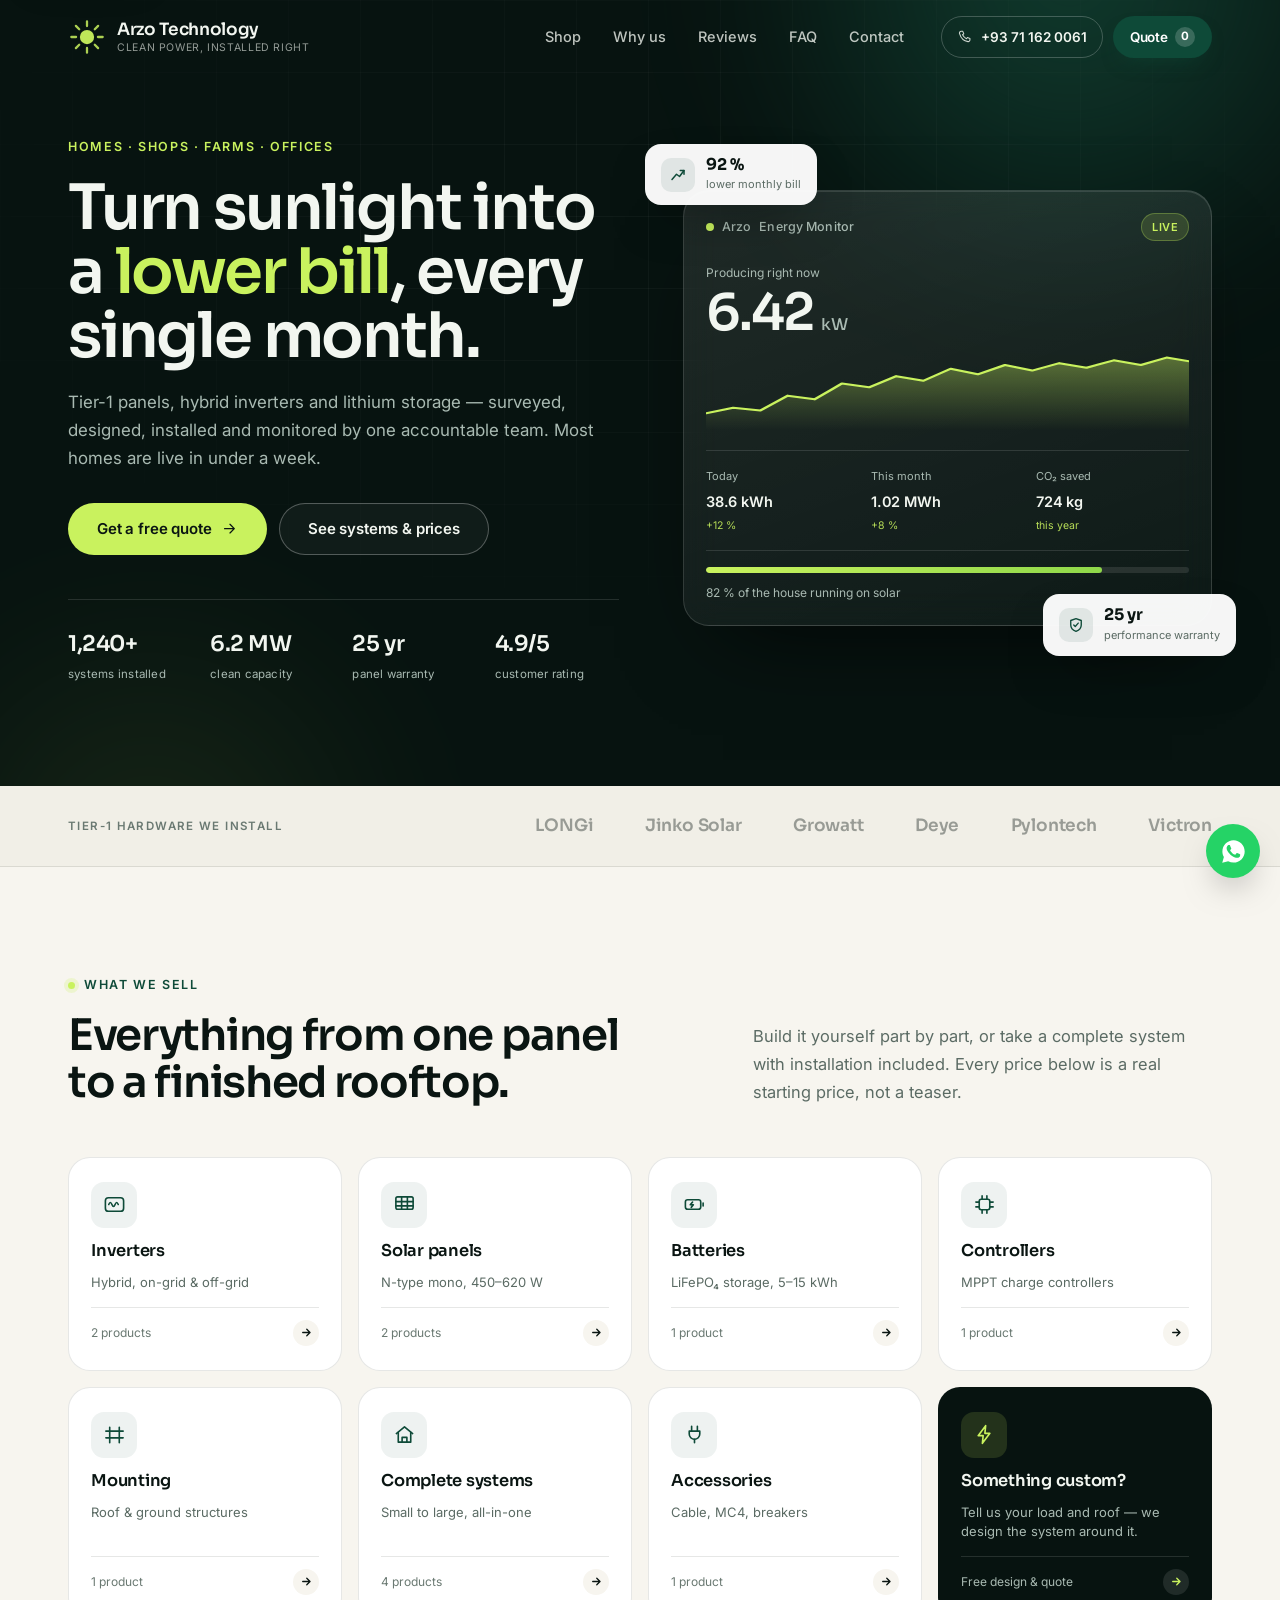
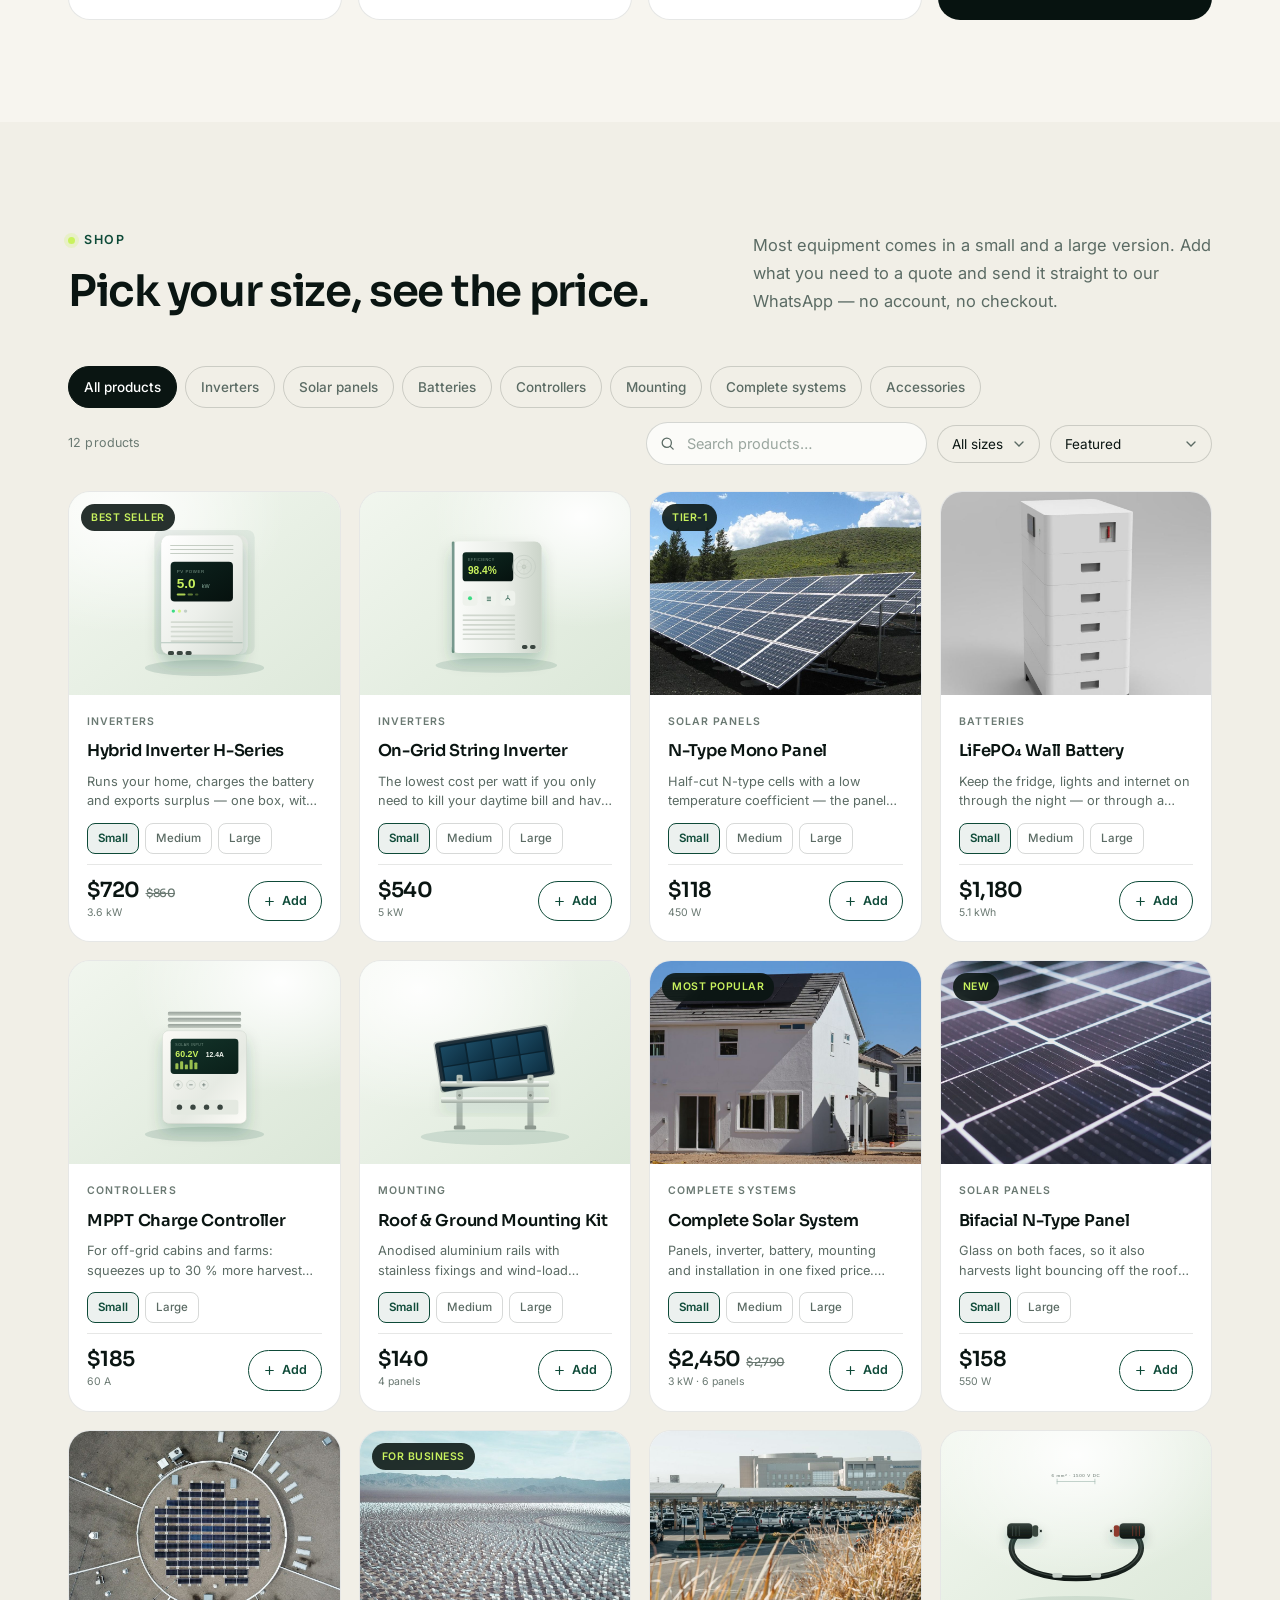
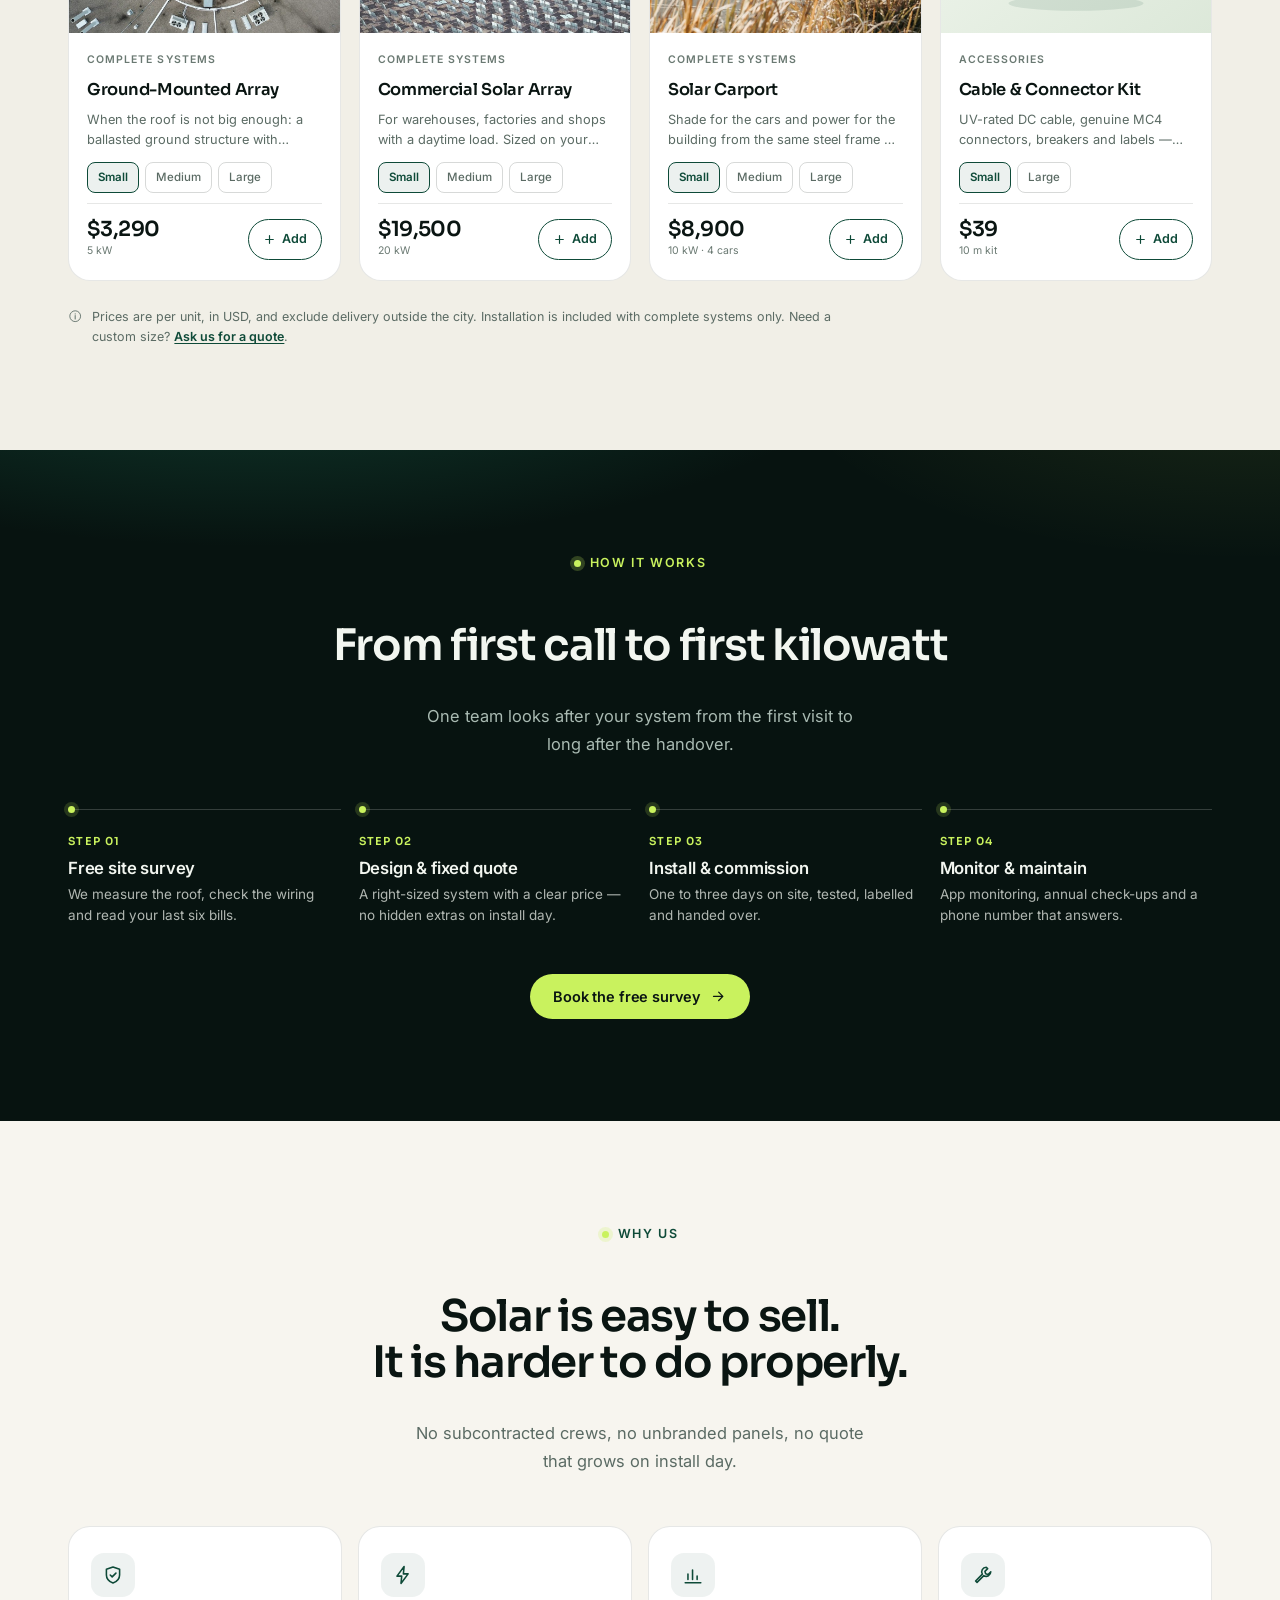
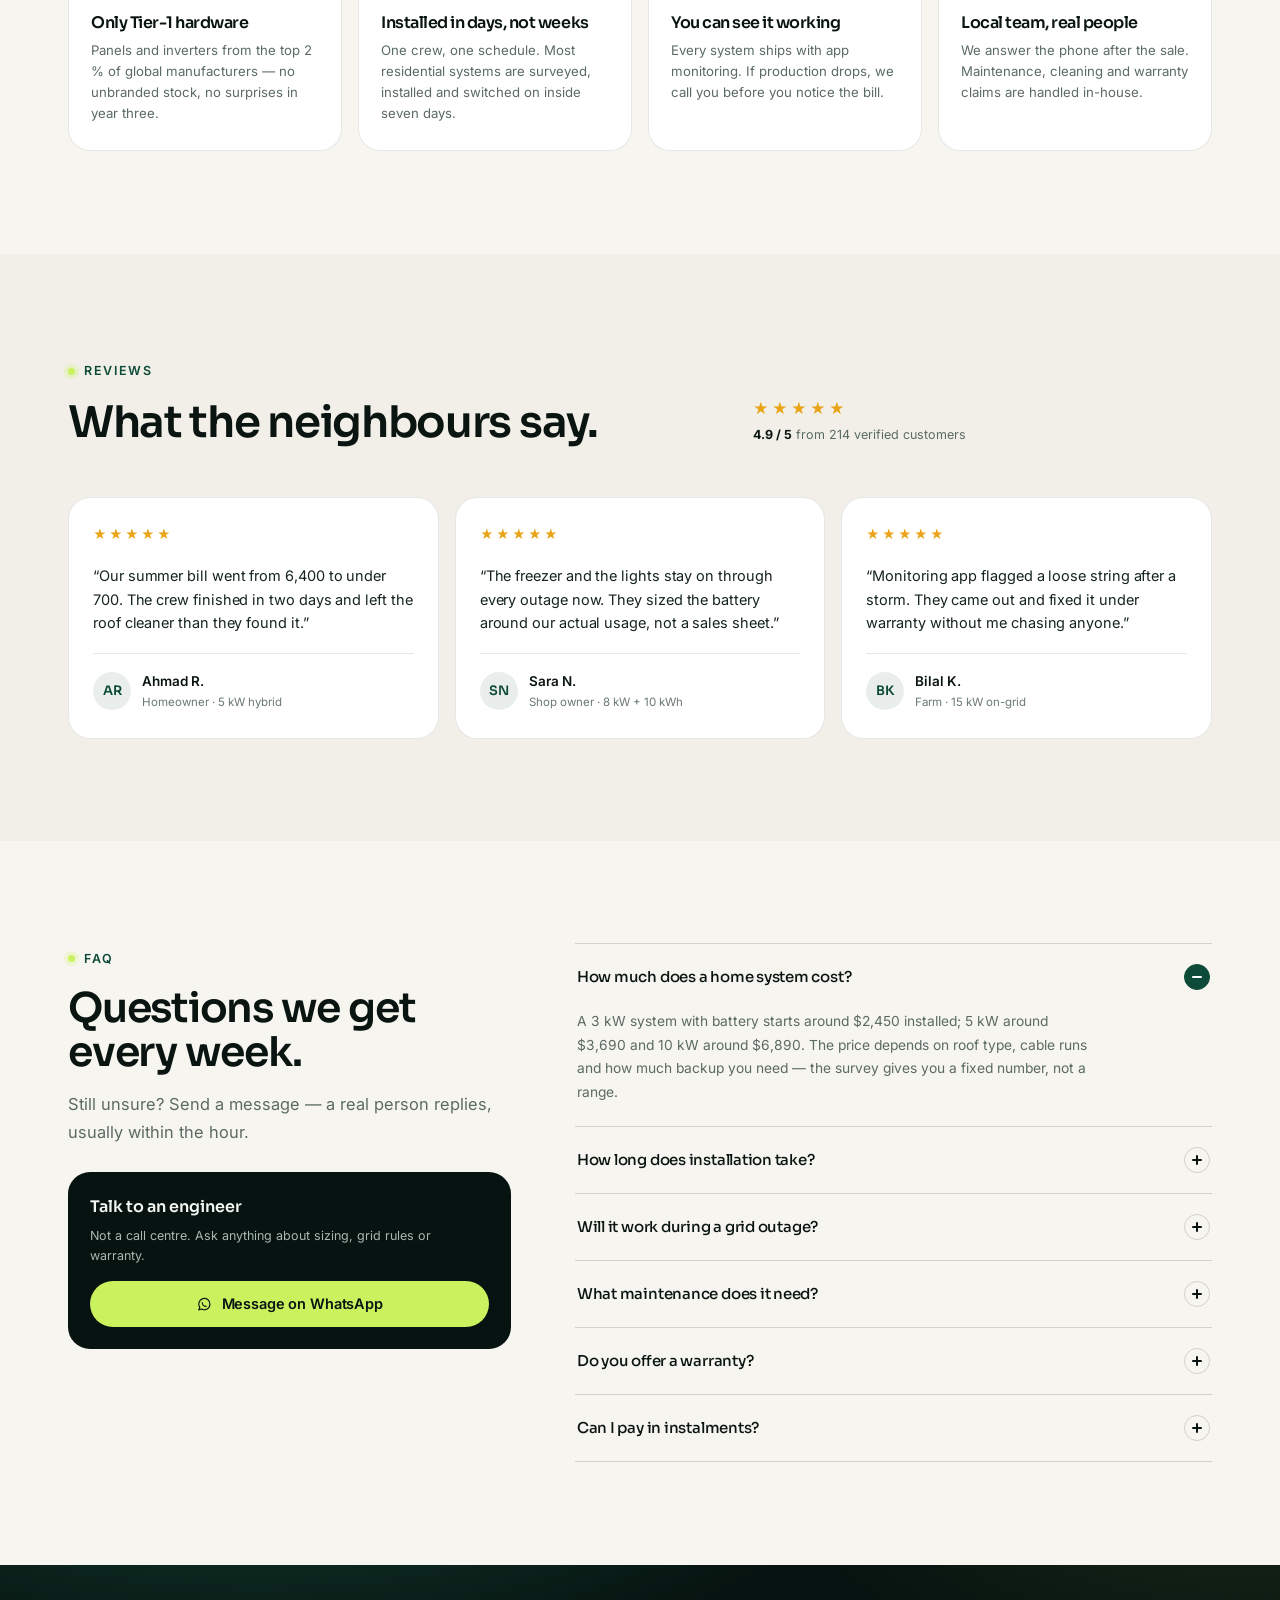
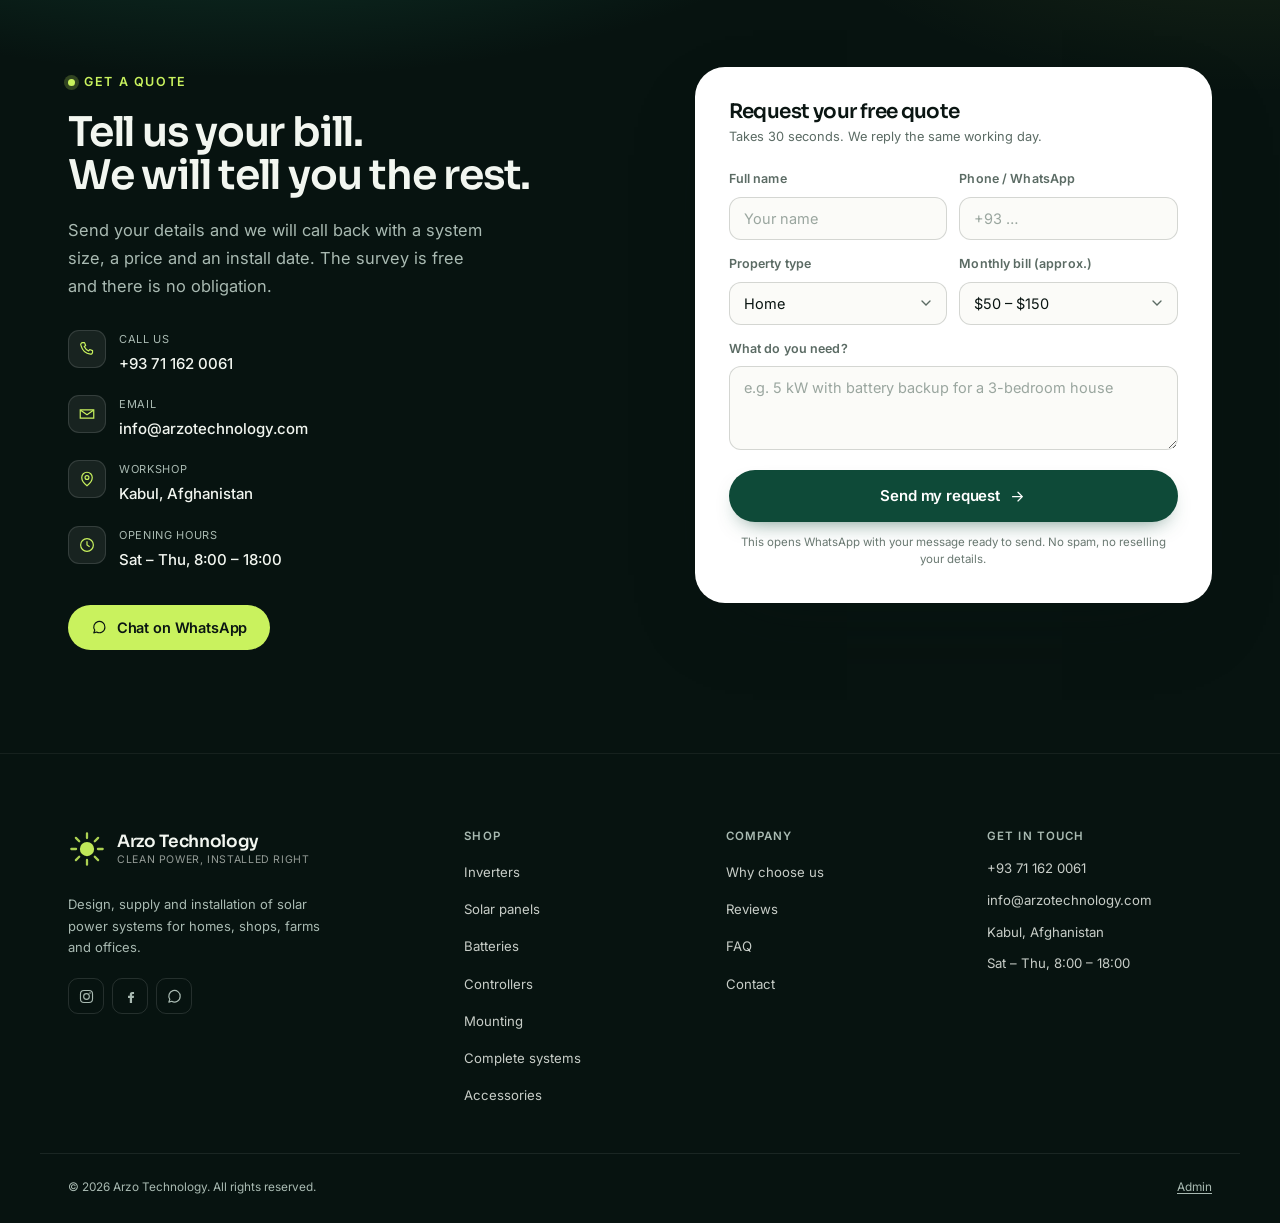
<file: index.html>
<!DOCTYPE html>
<html lang="en">
<head>
<meta charset="utf-8" />
<meta name="viewport" content="width=device-width, initial-scale=1" />
<title>Arzo Technology — Solar Panels, Inverters &amp; Complete Systems</title>
<meta name="description" content="Tier-1 solar panels, hybrid inverters and lithium batteries with design, installation and monitoring by one local team. Free survey and same-week install." />
<meta name="theme-color" content="#071310" />
<meta property="og:type" content="website" />
<meta property="og:title" content="Arzo Technology — Solar panels, inverters &amp; complete systems" />
<meta property="og:description" content="Turn sunlight into a lower bill, every single month. Free survey, fixed quotes, same-week installation." />
<link rel="icon" href="assets/img/favicon.svg" type="image/svg+xml" />
<link rel="preconnect" href="https://fonts.googleapis.com" />
<link rel="preconnect" href="https://fonts.gstatic.com" crossorigin />
<link href="https://fonts.googleapis.com/css2?family=Sora:wght@400;500;600;700&family=Inter:wght@400;500;600;700&display=swap" rel="stylesheet" />
<link rel="stylesheet" href="assets/css/styles.css" />
</head>
<body>
<a class="skip-link" href="#main">Skip to content</a>

<!-- ============================================================ HEADER -->
<header class="site-header" id="siteHeader">
  <div class="container header-inner">
    <a class="brand" href="#top" aria-label="Home">
      <span class="brand-mark" aria-hidden="true">
        <svg viewBox="0 0 40 40" fill="none">
          <circle cx="20" cy="20" r="7.5" fill="currentColor" opacity=".95"/>
          <g stroke="currentColor" stroke-width="2.4" stroke-linecap="round" opacity=".85">
            <path d="M20 3.5v5M20 31.5v5M3.5 20h5M31.5 20h5M8.3 8.3l3.5 3.5M28.2 28.2l3.5 3.5M31.7 8.3l-3.5 3.5M11.8 28.2l-3.5 3.5"/>
          </g>
        </svg>
      </span>
      <span class="brand-text">
        <strong data-brand="name">Arzo Technology</strong>
        <small data-brand="tagline">Solar systems, done properly</small>
      </span>
    </a>

    <nav class="nav-desktop" aria-label="Primary">
      <a href="#categories">Shop</a>
      <a href="#why">Why us</a>
      <a href="#reviews">Reviews</a>
      <a href="#faq">FAQ</a>
      <a href="#contact">Contact</a>
    </nav>

    <div class="header-actions">
      <a class="header-phone" data-href="tel">
        <svg class="ico" viewBox="0 0 24 24" aria-hidden="true"><path d="M6.6 3.5h2.1l1.5 3.8-1.9 1.4a12.4 12.4 0 0 0 5.9 5.9l1.4-1.9 3.8 1.5v2.1a2.6 2.6 0 0 1-2.9 2.6C9.8 18 5.9 14.1 4 7.4A2.6 2.6 0 0 1 6.6 3.5Z" fill="none" stroke="currentColor" stroke-width="1.6" stroke-linejoin="round"/></svg>
        <span data-brand="phoneDisplay">+93 700 000 000</span>
      </a>
      <button class="btn btn-primary btn-sm" data-open-quote>
        Quote <span class="cart-count" data-cart-count>0</span>
      </button>
      <button class="nav-toggle" id="navToggle" aria-controls="mobileNav" aria-expanded="false" aria-label="Open menu">
        <span></span><span></span><span></span>
      </button>
    </div>
  </div>

  <div class="mobile-nav" id="mobileNav" hidden>
    <nav aria-label="Mobile">
      <a href="#categories">Shop by category</a>
      <a href="#shop">All products</a>
      <a href="#why">Why choose us</a>
      <a href="#reviews">Reviews</a>
      <a href="#faq">FAQ</a>
      <a href="#contact">Contact</a>
    </nav>
    <div class="mobile-nav-cta">
      <a class="btn btn-ghost" data-href="tel">Call us</a>
      <a class="btn btn-accent" data-href="wa">WhatsApp</a>
    </div>
  </div>
</header>

<main id="main">

  <!-- =========================================================== HERO -->
  <section class="hero" id="top">
    <div class="hero-bg" aria-hidden="true">
      <div class="hero-glow hero-glow-a"></div>
      <div class="hero-glow hero-glow-b"></div>
      <div class="hero-grid"></div>
    </div>

    <div class="container hero-inner">
      <div class="hero-copy">
        <p class="eyebrow eyebrow-dark" data-brand="heroEyebrow">
          <span class="eyebrow-dot"></span>Homes · Shops · Farms · Offices
        </p>
        <h1 class="hero-title" data-brand="heroTitle">
          Turn sunlight into a <em>lower bill</em>, every single month.
        </h1>
        <p class="hero-lead" data-brand="heroLead">
          Tier-1 panels, hybrid inverters and lithium storage — surveyed, designed, installed and monitored by one accountable team. Most homes are live in under a week.
        </p>
        <div class="hero-actions">
          <a class="btn btn-accent btn-lg" href="#contact">
            Get a free quote
            <svg class="ico" viewBox="0 0 24 24" aria-hidden="true"><path d="M5 12h13M12.5 6l6 6-6 6" fill="none" stroke="currentColor" stroke-width="1.8" stroke-linecap="round" stroke-linejoin="round"/></svg>
          </a>
          <a class="btn btn-outline-light btn-lg" href="#shop">See systems &amp; prices</a>
        </div>
        <div class="hero-stats" id="heroStats"></div>
      </div>

      <div class="hero-visual" data-reveal>
        <div class="monitor-card">
          <div class="monitor-top">
            <div class="monitor-brand">
              <span class="pulse-dot"></span>
              <span data-brand="shortName">Arzo</span> Energy Monitor
            </div>
            <span class="pill pill-live">Live</span>
          </div>

          <div class="monitor-main">
            <p class="monitor-label">Producing right now</p>
            <p class="monitor-value"><span id="kwNow">6.42</span><small>kW</small></p>
            <svg class="spark" viewBox="0 0 320 84" preserveAspectRatio="none" aria-hidden="true">
              <defs>
                <linearGradient id="sparkFill" x1="0" y1="0" x2="0" y2="1">
                  <stop offset="0%" stop-color="currentColor" stop-opacity=".38"/>
                  <stop offset="100%" stop-color="currentColor" stop-opacity="0"/>
                </linearGradient>
              </defs>
              <path class="spark-area" d="M0 66 L18 60 L36 63 L54 47 L72 51 L90 34 L108 38 L126 26 L144 31 L162 18 L180 24 L198 14 L216 20 L234 12 L252 17 L270 9 L288 14 L305 6 L320 10 L320 84 L0 84 Z" fill="url(#sparkFill)"/>
              <path class="spark-line" d="M0 66 L18 60 L36 63 L54 47 L72 51 L90 34 L108 38 L126 26 L144 31 L162 18 L180 24 L198 14 L216 20 L234 12 L252 17 L270 9 L288 14 L305 6 L320 10" fill="none" stroke="currentColor" stroke-width="2.2" stroke-linecap="round" stroke-linejoin="round"/>
            </svg>
          </div>

          <div class="monitor-grid">
            <div><small>Today</small><strong>38.6 kWh</strong><span class="trend">+12 %</span></div>
            <div><small>This month</small><strong>1.02 MWh</strong><span class="trend">+8 %</span></div>
            <div><small>CO₂ saved</small><strong>724 kg</strong><span class="trend">this year</span></div>
          </div>

          <div class="monitor-foot">
            <div class="meter"><span style="width:82%"></span></div>
            <p>82 % of the house running on solar</p>
          </div>
        </div>

        <div class="float-card float-a">
          <span class="float-ico">
            <svg viewBox="0 0 24 24" aria-hidden="true"><path d="M4 18 10 11l4 3 6-8" fill="none" stroke="currentColor" stroke-width="2" stroke-linecap="round" stroke-linejoin="round"/><path d="M15 6h5v5" fill="none" stroke="currentColor" stroke-width="2" stroke-linecap="round" stroke-linejoin="round"/></svg>
          </span>
          <span><strong>92 %</strong><small>lower monthly bill</small></span>
        </div>
        <div class="float-card float-b">
          <span class="float-ico">
            <svg viewBox="0 0 24 24" aria-hidden="true"><path d="M12 3.5 5 6v6c0 4 3 7 7 8.5 4-1.5 7-4.5 7-8.5V6l-7-2.5Z" fill="none" stroke="currentColor" stroke-width="1.8" stroke-linejoin="round"/><path d="m9 12 2 2 4-4.5" fill="none" stroke="currentColor" stroke-width="1.8" stroke-linecap="round" stroke-linejoin="round"/></svg>
          </span>
          <span><strong>25 yr</strong><small>performance warranty</small></span>
        </div>
      </div>
    </div>
  </section>

  <!-- ================================================== TRUST STRIP -->
  <section class="trust" aria-label="Hardware partners">
    <div class="container trust-inner">
      <p class="trust-label" data-brand="partnerLabel">Tier-1 hardware we install</p>
      <ul class="trust-logos" id="trustLogos"></ul>
    </div>
  </section>

  <!-- ================================================== CATEGORIES -->
  <section class="section" id="categories">
    <div class="container">
      <div class="section-head">
        <div>
          <p class="eyebrow"><span class="eyebrow-dot"></span>What we sell</p>
          <h2>Everything from one panel<br class="br-lg" /> to a finished rooftop.</h2>
        </div>
        <p class="section-lead">
          Build it yourself part by part, or take a complete system with installation included. Every price below is a real starting price, not a teaser.
        </p>
      </div>
      <div class="category-grid" id="categoryGrid"></div>
    </div>
  </section>

  <!-- ======================================================= SHOP -->
  <section class="section section-tint" id="shop">
    <div class="container">
      <div class="section-head">
        <div>
          <p class="eyebrow"><span class="eyebrow-dot"></span>Shop</p>
          <h2>Pick your size, see the price.</h2>
        </div>
        <p class="section-lead">
          Most equipment comes in a small and a large version. Add what you need to a quote and send it straight to our WhatsApp — no account, no checkout.
        </p>
      </div>

      <div class="shop-toolbar">
        <div class="filter-tabs" id="filterTabs" role="group" aria-label="Filter by category"></div>
        <div class="toolbar-row">
          <p class="toolbar-count" id="resultCount">8 products</p>
          <div class="toolbar-right">
          <label class="field field-search">
            <span class="sr-only">Search products</span>
            <svg class="ico" viewBox="0 0 24 24" aria-hidden="true"><circle cx="11" cy="11" r="6.5" fill="none" stroke="currentColor" stroke-width="1.8"/><path d="m16 16 4 4" stroke="currentColor" stroke-width="1.8" stroke-linecap="round"/></svg>
            <input type="search" id="searchInput" placeholder="Search products…" autocomplete="off" />
          </label>
          <label class="field field-select">
            <span class="sr-only">Filter by size</span>
            <select id="sizeFilter">
              <option value="all">All sizes</option>
              <option value="Small">Small</option>
              <option value="Medium">Medium</option>
              <option value="Large">Large</option>
            </select>
          </label>
          <label class="field field-select">
            <span class="sr-only">Sort products</span>
            <select id="sortSelect">
              <option value="featured">Featured</option>
              <option value="price-asc">Price: low to high</option>
              <option value="price-desc">Price: high to low</option>
              <option value="name">Name A–Z</option>
            </select>
          </label>
          </div>
        </div>
      </div>

      <div class="product-grid" id="productGrid" aria-live="polite"></div>
      <p class="empty-state" id="emptyState" hidden>No products match that filter. <button class="link-btn" id="resetFilters">Reset filters</button></p>

      <div class="shop-note">
        <svg class="ico" viewBox="0 0 24 24" aria-hidden="true"><circle cx="12" cy="12" r="9" fill="none" stroke="currentColor" stroke-width="1.6"/><path d="M12 11v5.5M12 7.8v.4" stroke="currentColor" stroke-width="1.8" stroke-linecap="round"/></svg>
        <p>Prices are per unit, in <span data-brand="currencyCode">USD</span>, and exclude delivery outside the city. Installation is included with complete systems only. Need a custom size? <a href="#contact">Ask us for a quote</a>.</p>
      </div>
    </div>
  </section>

  <!-- ================================================ HOW IT WORKS -->
  <section class="section section-dark" id="process">
    <div class="container">
      <div class="section-head section-head-center">
        <p class="eyebrow eyebrow-dark"><span class="eyebrow-dot"></span>How it works</p>
        <h2>From first call to first kilowatt</h2>
        <p class="section-lead">One team looks after your system from the first visit to long after the handover.</p>
      </div>
      <ol class="process-list" id="processList"></ol>
      <div class="process-cta">
        <a class="btn btn-accent" href="#contact">Book the free survey
          <svg class="ico" viewBox="0 0 24 24" aria-hidden="true"><path d="M5 12h13M12.5 6l6 6-6 6" fill="none" stroke="currentColor" stroke-width="1.8" stroke-linecap="round" stroke-linejoin="round"/></svg>
        </a>
      </div>
    </div>
  </section>

  <!-- ========================================================= WHY -->
  <section class="section" id="why">
    <div class="container">
      <div class="section-head section-head-center">
        <p class="eyebrow"><span class="eyebrow-dot"></span>Why us</p>
        <h2>Solar is easy to sell.<br class="br-lg" /> It is harder to do properly.</h2>
        <p class="section-lead">
          No subcontracted crews, no unbranded panels, no quote that grows on install day.
        </p>
      </div>
      <div class="feature-grid" id="featureGrid"></div>

    </div>
  </section>

  <!-- ===================================================== REVIEWS -->
  <section class="section section-tint" id="reviews">
    <div class="container">
      <div class="section-head">
        <div>
          <p class="eyebrow"><span class="eyebrow-dot"></span>Reviews</p>
          <h2>What the neighbours say.</h2>
        </div>
        <div class="rating-summary">
          <div class="stars" aria-label="4.9 out of 5">★★★★★</div>
          <p><strong>4.9 / 5</strong> from 214 verified customers</p>
        </div>
      </div>
      <div class="testimonial-grid" id="testimonialGrid"></div>
    </div>
  </section>

  <!-- ========================================================= FAQ -->
  <section class="section" id="faq">
    <div class="container faq-layout">
      <div class="faq-copy">
        <p class="eyebrow"><span class="eyebrow-dot"></span>FAQ</p>
        <h2>Questions we get<br class="br-lg" /> every week.</h2>
        <p class="section-lead">Still unsure? Send a message — a real person replies, usually within the hour.</p>
        <div class="faq-card">
          <p class="faq-card-title">Talk to an engineer</p>
          <p class="faq-card-text">Not a call centre. Ask anything about sizing, grid rules or warranty.</p>
          <a class="btn btn-accent btn-block" data-href="wa">
            <svg class="ico" viewBox="0 0 24 24" aria-hidden="true"><path d="M20 11.7a8 8 0 0 1-11.9 7L4 20l1.4-4A8 8 0 1 1 20 11.7Z" fill="none" stroke="currentColor" stroke-width="1.7" stroke-linejoin="round"/><path d="M9 9.5c0 3 2.5 5.5 5.5 5.5" fill="none" stroke="currentColor" stroke-width="1.7" stroke-linecap="round"/></svg>
            Message on WhatsApp
          </a>
        </div>
      </div>
      <div class="faq-list" id="faqList"></div>
    </div>
  </section>

  <!-- ===================================================== CONTACT -->
  <section class="section section-dark contact" id="contact">
    <div class="container contact-layout">
      <div class="contact-copy">
        <p class="eyebrow eyebrow-dark"><span class="eyebrow-dot"></span>Get a quote</p>
        <h2>Tell us your bill.<br class="br-lg" /> We will tell you the rest.</h2>
        <p class="section-lead">
          Send your details and we will call back with a system size, a price and an install date. The survey is free and there is no obligation.
        </p>

        <ul class="contact-list">
          <li>
            <span class="contact-ico"><svg viewBox="0 0 24 24" aria-hidden="true"><path d="M6.6 3.5h2.1l1.5 3.8-1.9 1.4a12.4 12.4 0 0 0 5.9 5.9l1.4-1.9 3.8 1.5v2.1a2.6 2.6 0 0 1-2.9 2.6C9.8 18 5.9 14.1 4 7.4A2.6 2.6 0 0 1 6.6 3.5Z" fill="none" stroke="currentColor" stroke-width="1.6" stroke-linejoin="round"/></svg></span>
            <span>
              <small>Call us</small>
              <a data-href="tel" data-brand="phoneDisplay">+93 700 000 000</a>
            </span>
          </li>
          <li>
            <span class="contact-ico"><svg viewBox="0 0 24 24" aria-hidden="true"><path d="M3 6.5h18v11H3z" fill="none" stroke="currentColor" stroke-width="1.6"/><path d="m3.5 7 8.5 6 8.5-6" fill="none" stroke="currentColor" stroke-width="1.6" stroke-linejoin="round"/></svg></span>
            <span>
              <small>Email</small>
              <a data-href="mailto" data-brand="email">hello@heliossolar.com</a>
            </span>
          </li>
          <li>
            <span class="contact-ico"><svg viewBox="0 0 24 24" aria-hidden="true"><path d="M12 21s7-5.4 7-11a7 7 0 1 0-14 0c0 5.6 7 11 7 11Z" fill="none" stroke="currentColor" stroke-width="1.6"/><circle cx="12" cy="10" r="2.6" fill="none" stroke="currentColor" stroke-width="1.6"/></svg></span>
            <span>
              <small>Workshop</small>
              <a data-href="map" data-brand="address">Street 4, Taimani, Kabul, Afghanistan</a>
            </span>
          </li>
          <li>
            <span class="contact-ico"><svg viewBox="0 0 24 24" aria-hidden="true"><circle cx="12" cy="12" r="8.5" fill="none" stroke="currentColor" stroke-width="1.6"/><path d="M12 7.5V12l3 2" fill="none" stroke="currentColor" stroke-width="1.6" stroke-linecap="round"/></svg></span>
            <span>
              <small>Opening hours</small>
              <span class="contact-static" data-brand="hours">Sat – Thu, 8:00 – 18:00</span>
            </span>
          </li>
        </ul>

        <a class="btn btn-accent" data-href="wa">
          <svg class="ico" viewBox="0 0 24 24" aria-hidden="true"><path d="M20 11.7a8 8 0 0 1-11.9 7L4 20l1.4-4A8 8 0 1 1 20 11.7Z" fill="none" stroke="currentColor" stroke-width="1.7" stroke-linejoin="round"/></svg>
          Chat on WhatsApp
        </a>
      </div>

      <form class="contact-form" id="leadForm" novalidate>
        <h3>Request your free quote</h3>
        <p class="form-sub">Takes 30 seconds. We reply the same working day.</p>

        <div class="form-row">
          <label class="field">
            <span>Full name</span>
            <input type="text" name="name" placeholder="Your name" required autocomplete="name" />
          </label>
          <label class="field">
            <span>Phone / WhatsApp</span>
            <input type="tel" name="phone" placeholder="+93 …" required autocomplete="tel" />
          </label>
        </div>

        <div class="form-row">
          <label class="field">
            <span>Property type</span>
            <select name="property">
              <option>Home</option>
              <option>Shop / office</option>
              <option>Farm / warehouse</option>
              <option>Other</option>
            </select>
          </label>
          <label class="field">
            <span>Monthly bill (approx.)</span>
            <select name="bill">
              <option>Under $50</option>
              <option selected>$50 – $150</option>
              <option>$150 – $400</option>
              <option>Over $400</option>
              <option>Not sure</option>
            </select>
          </label>
        </div>

        <label class="field">
          <span>What do you need?</span>
          <textarea name="message" rows="3" placeholder="e.g. 5 kW with battery backup for a 3-bedroom house"></textarea>
        </label>

        <button class="btn btn-primary btn-lg btn-block" type="submit">
          Send my request
          <svg class="ico" viewBox="0 0 24 24" aria-hidden="true"><path d="M5 12h13M12.5 6l6 6-6 6" fill="none" stroke="currentColor" stroke-width="1.8" stroke-linecap="round" stroke-linejoin="round"/></svg>
        </button>
        <p class="form-note">This opens WhatsApp with your message ready to send. No spam, no reselling your details.</p>
      </form>
    </div>
  </section>
</main>

<!-- ========================================================== FOOTER -->
<footer class="site-footer">
  <div class="container footer-grid">
    <div class="footer-brand">
      <a class="brand brand-light" href="#top">
        <span class="brand-mark" aria-hidden="true">
          <svg viewBox="0 0 40 40" fill="none">
            <circle cx="20" cy="20" r="7.5" fill="currentColor" opacity=".95"/>
            <g stroke="currentColor" stroke-width="2.4" stroke-linecap="round" opacity=".85">
              <path d="M20 3.5v5M20 31.5v5M3.5 20h5M31.5 20h5M8.3 8.3l3.5 3.5M28.2 28.2l3.5 3.5M31.7 8.3l-3.5 3.5M11.8 28.2l-3.5 3.5"/>
            </g>
          </svg>
        </span>
        <span class="brand-text">
          <strong data-brand="name">Arzo Technology</strong>
          <small data-brand="tagline">Solar systems, done properly</small>
        </span>
      </a>
      <p class="footer-blurb" data-brand="footerBlurb">Design, supply and installation of solar power systems for homes, shops, farms and offices.</p>
      <div class="footer-socials">
        <a data-href="instagram" aria-label="Instagram"><svg viewBox="0 0 24 24" aria-hidden="true"><rect x="3.5" y="3.5" width="17" height="17" rx="5" fill="none" stroke="currentColor" stroke-width="1.6"/><circle cx="12" cy="12" r="4" fill="none" stroke="currentColor" stroke-width="1.6"/><circle cx="17" cy="7" r="1.1" fill="currentColor"/></svg></a>
        <a data-href="facebook" aria-label="Facebook"><svg viewBox="0 0 24 24" aria-hidden="true"><path d="M14.5 8.5h2.5V5.5h-2.7c-2.2 0-3.3 1.3-3.3 3.5v2H8.5v3H11V21h3.2v-7h2.4l.4-3h-2.8V9.4c0-.6.2-.9.9-.9Z" fill="currentColor"/></svg></a>
        <a data-href="wa" aria-label="WhatsApp"><svg viewBox="0 0 24 24" aria-hidden="true"><path d="M20 11.7a8 8 0 0 1-11.9 7L4 20l1.4-4A8 8 0 1 1 20 11.7Z" fill="none" stroke="currentColor" stroke-width="1.7" stroke-linejoin="round"/></svg></a>
      </div>
    </div>

    <div class="footer-col">
      <h4>Shop</h4>
      <ul id="footerCats"></ul>
    </div>

    <div class="footer-col">
      <h4>Company</h4>
      <ul>
        <li><a href="#why">Why choose us</a></li>
        <li><a href="#reviews">Reviews</a></li>
        <li><a href="#faq">FAQ</a></li>
        <li><a href="#contact">Contact</a></li>
      </ul>
    </div>

    <div class="footer-col footer-contact">
      <h4>Get in touch</h4>
      <a data-href="tel" data-brand="phoneDisplay">+93 700 000 000</a>
      <a data-href="mailto" data-brand="email">hello@heliossolar.com</a>
      <p data-brand="address">Street 4, Taimani, Kabul, Afghanistan</p>
      <p data-brand="hours">Sat – Thu, 8:00 – 18:00</p>
    </div>
  </div>

  <div class="container footer-bottom">
    <p>© <span id="year">2026</span> <span data-brand="name">Arzo Technology</span>. All rights reserved.</p>
    <p class="footer-admin"><span data-brand="credit"></span> <a href="admin.html">Admin</a></p>
  </div>
</footer>

<!-- ================================================ MOBILE ACTION BAR -->
<div class="mobile-bar" aria-label="Quick contact">
  <a data-href="tel" class="mobile-bar-btn">
    <svg viewBox="0 0 24 24" aria-hidden="true"><path d="M6.6 3.5h2.1l1.5 3.8-1.9 1.4a12.4 12.4 0 0 0 5.9 5.9l1.4-1.9 3.8 1.5v2.1a2.6 2.6 0 0 1-2.9 2.6C9.8 18 5.9 14.1 4 7.4A2.6 2.6 0 0 1 6.6 3.5Z" fill="none" stroke="currentColor" stroke-width="1.7" stroke-linejoin="round"/></svg>
    Call
  </a>
  <a data-href="wa" class="mobile-bar-btn mobile-bar-wa">
    <svg viewBox="0 0 24 24" aria-hidden="true"><path d="M20 11.7a8 8 0 0 1-11.9 7L4 20l1.4-4A8 8 0 1 1 20 11.7Z" fill="none" stroke="currentColor" stroke-width="1.7" stroke-linejoin="round"/></svg>
    WhatsApp
  </a>
  <button class="mobile-bar-btn mobile-bar-quote" data-open-quote>
    <span>Quote (<span data-cart-count>0</span>)</span>
  </button>
</div>

<!-- =============================================== FLOATING ACTIONS -->
<a class="fab fab-wa" data-href="wa" aria-label="Chat on WhatsApp" title="Chat on WhatsApp">
  <svg viewBox="0 0 24 24" fill="currentColor" aria-hidden="true"><path d="M12.04 2C6.58 2 2.13 6.45 2.13 11.91c0 1.75.46 3.46 1.32 4.96L2 22l5.25-1.38a9.9 9.9 0 0 0 4.79 1.22c5.46 0 9.91-4.45 9.91-9.91S17.5 2 12.04 2Zm5.8 14.16c-.25.7-1.45 1.34-2 1.39-.55.05-1.07.24-3.6-.75-3.05-1.2-4.98-4.32-5.13-4.52-.15-.2-1.22-1.63-1.22-3.11 0-1.48.77-2.21 1.05-2.51.28-.3.6-.38.8-.38h.58c.19.01.44-.07.69.53.25.6.86 2.08.94 2.23.08.15.13.33.03.53-.1.2-.15.33-.3.5-.15.18-.32.4-.46.53-.15.15-.3.31-.13.61.17.3.76 1.25 1.63 2.03 1.12 1 2.06 1.31 2.36 1.46.3.15.47.13.65-.08.18-.2.75-.87.95-1.17.2-.3.4-.25.67-.15.27.1 1.72.81 2.02.96.3.15.5.22.57.35.07.13.07.75-.18 1.45Z"/></svg>
</a>
<button class="fab fab-top" id="backToTop" aria-label="Back to top" title="Back to top">
  <svg viewBox="0 0 24 24" fill="none" stroke="currentColor" stroke-width="2" stroke-linecap="round" stroke-linejoin="round" aria-hidden="true"><path d="M12 19V5M6 11l6-6 6 6"/></svg>
</button>

<!-- ============================================================ SCRIM -->
<div class="scrim" id="scrim" hidden></div>

<!-- ==================================================== QUOTE DRAWER -->
<aside class="drawer" id="quoteDrawer" role="dialog" aria-modal="true" aria-labelledby="drawerTitle" hidden>
  <div class="drawer-head">
    <div>
      <h3 id="drawerTitle">Your quote</h3>
      <p class="drawer-sub">Nothing is charged. We confirm stock and delivery first.</p>
    </div>
    <button class="icon-btn" data-close-drawer aria-label="Close quote">
      <svg viewBox="0 0 24 24" aria-hidden="true"><path d="m6 6 12 12M18 6 6 18" stroke="currentColor" stroke-width="1.9" stroke-linecap="round"/></svg>
    </button>
  </div>

  <div class="drawer-body">
    <div id="quoteItems"></div>

    <div class="quote-details" id="quoteDetails" hidden>
      <h4>Your details</h4>
      <p class="quote-details-note">Added to the WhatsApp message so we can call you back.</p>
      <div class="form-row">
        <label class="field"><span>Full name</span>
          <input type="text" id="qName" placeholder="Your name" autocomplete="name" />
        </label>
        <label class="field"><span>Phone</span>
          <input type="tel" id="qPhone" placeholder="07…" autocomplete="tel" />
        </label>
      </div>
      <label class="field"><span>Address / district</span>
        <input type="text" id="qAddress" placeholder="Street, district, city" autocomplete="street-address" />
      </label>
      <label class="field"><span>Notes</span>
        <textarea id="qNotes" rows="2" placeholder="Roof type, backup needs, best time to call…"></textarea>
      </label>
    </div>
  </div>

  <div class="drawer-foot">
    <div class="drawer-total">
      <span>Estimated total</span>
      <strong id="quoteTotal">$0</strong>
    </div>
    <p class="drawer-note" id="quoteNote">Add products to build your quote.</p>
    <a class="btn btn-primary btn-lg btn-block" id="waSend" data-href="wa">
      <svg class="ico" viewBox="0 0 24 24" aria-hidden="true"><path d="M20 11.7a8 8 0 0 1-11.9 7L4 20l1.4-4A8 8 0 1 1 20 11.7Z" fill="none" stroke="currentColor" stroke-width="1.7" stroke-linejoin="round"/></svg>
      Send quote on WhatsApp
    </a>
    <a class="btn btn-ghost btn-block" data-href="tel">Or call us instead</a>
  </div>
</aside>

<!-- ==================================================== PRODUCT MODAL -->
<div class="modal" id="productModal" role="dialog" aria-modal="true" aria-labelledby="modalTitle" hidden>
  <div class="modal-card" id="modalCard"></div>
</div>

<!-- ============================================================ TOAST -->
<div class="toast" id="toast" role="status" aria-live="polite"></div>

<script src="assets/js/site.config.js"></script>
<script src="assets/js/main.js"></script>
</body>
</html>
</file>
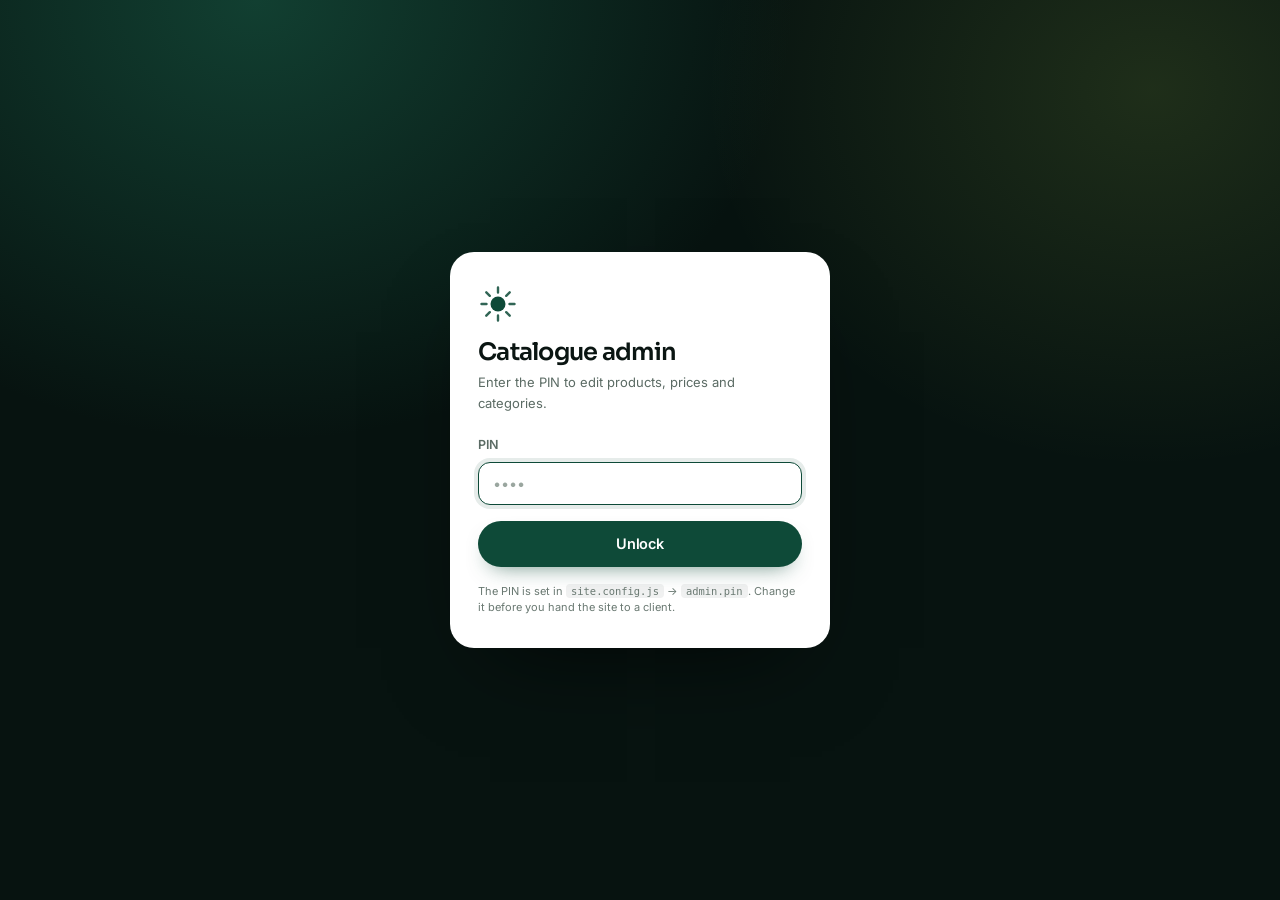
<file: admin.html>
<!DOCTYPE html>
<html lang="en">
<head>
<meta charset="utf-8" />
<meta name="viewport" content="width=device-width, initial-scale=1" />
<meta name="robots" content="noindex, nofollow" />
<title>Catalogue admin — Arzo Technology</title>
<link rel="icon" href="assets/img/favicon.svg" type="image/svg+xml" />
<link rel="preconnect" href="https://fonts.googleapis.com" />
<link rel="preconnect" href="https://fonts.gstatic.com" crossorigin />
<link href="https://fonts.googleapis.com/css2?family=Sora:wght@400;500;600;700&family=Inter:wght@400;500;600&display=swap" rel="stylesheet" />
<link rel="stylesheet" href="assets/css/styles.css" />
<link rel="stylesheet" href="assets/css/admin.css" />
</head>
<body class="admin">

<!-- PIN gate -->
<div class="gate" id="gate">
  <form class="gate-card" id="gateForm">
    <div class="gate-mark" aria-hidden="true">
      <svg viewBox="0 0 40 40" fill="none">
        <circle cx="20" cy="20" r="7.5" fill="currentColor"/>
        <g stroke="currentColor" stroke-width="2.4" stroke-linecap="round" opacity=".85">
          <path d="M20 3.5v5M20 31.5v5M3.5 20h5M31.5 20h5M8.3 8.3l3.5 3.5M28.2 28.2l3.5 3.5M31.7 8.3l-3.5 3.5M11.8 28.2l-3.5 3.5"/>
        </g>
      </svg>
    </div>
    <h1>Catalogue admin</h1>
    <p class="gate-sub">Enter the PIN to edit products, prices and categories.</p>
    <label class="field">
      <span>PIN</span>
      <input type="password" id="pinInput" inputmode="numeric" autocomplete="off" placeholder="••••" required />
    </label>
    <button class="btn btn-primary btn-block" type="submit">Unlock</button>
    <p class="gate-err" id="gateErr" hidden>Wrong PIN. Try again.</p>
    <p class="gate-hint">The PIN is set in <code>site.config.js</code> → <code>admin.pin</code>. Change it before you hand the site to a client.</p>
  </form>
</div>

<div id="app" hidden>
  <header class="admin-top">
    <div class="admin-brand">
      <span class="admin-mark" aria-hidden="true">
        <svg viewBox="0 0 40 40" fill="none">
          <circle cx="20" cy="20" r="7.5" fill="currentColor"/>
          <g stroke="currentColor" stroke-width="2.4" stroke-linecap="round" opacity=".85">
            <path d="M20 3.5v5M20 31.5v5M3.5 20h5M31.5 20h5M8.3 8.3l3.5 3.5M28.2 28.2l3.5 3.5M31.7 8.3l-3.5 3.5M11.8 28.2l-3.5 3.5"/>
          </g>
        </svg>
      </span>
      <div>
        <strong id="brandName">Arzo Technology</strong>
        <small>Catalogue admin</small>
      </div>
    </div>
    <div class="admin-actions">
      <a class="btn btn-ghost btn-sm" href="index.html" id="viewBtn">View site</a>
      <a class="btn btn-ghost btn-sm" href="index.html?draft=1" target="_blank" id="previewBtn">Preview draft</a>
      <button class="btn btn-ghost btn-sm" id="importBtn" type="button">Import</button>
      <button class="btn btn-primary btn-sm" id="exportBtn" type="button">Export site.config.js</button>
      <button class="btn btn-ghost btn-sm" id="resetBtn" type="button">Reset</button>
    </div>
  </header>

  <div class="admin-banner" id="banner">
    <strong>Draft mode.</strong> Changes are stored in <em>this browser only</em> until you click
    <b>Export site.config.js</b> and replace <code>assets/js/site.config.js</code> on your host.
    <span id="saveState" class="save-state">No changes yet</span>
  </div>

  <nav class="admin-tabs" id="tabs">
    <button type="button" data-tab="products" class="is-active">Products <span id="countProducts"></span></button>
    <button type="button" data-tab="categories">Categories <span id="countCategories"></span></button>
    <button type="button" data-tab="business">Business info</button>
  </nav>

  <main class="admin-main">
    <section class="admin-panel" id="tab-products">
      <div class="admin-split">
        <aside class="admin-list">
          <button class="btn btn-primary btn-sm btn-block" id="addProduct" type="button">+ Add product</button>
          <div class="list" id="productList"></div>
        </aside>
        <div class="admin-editor" id="productEditor">
          <div class="editor-empty">Select a product on the left, or add a new one.</div>
        </div>
      </div>
    </section>

    <section class="admin-panel" id="tab-categories" hidden>
      <div class="admin-narrow">
        <div class="panel-head">
          <div>
            <h2>Categories</h2>
            <p>These are the filter buttons on the shop page and the cards in "What we sell".</p>
          </div>
          <button class="btn btn-primary btn-sm" id="addCategory" type="button">+ Add category</button>
        </div>
        <div id="categoryList" class="cat-list"></div>
      </div>
    </section>

    <section class="admin-panel" id="tab-business" hidden>
      <div class="admin-narrow">
        <div class="panel-head">
          <div>
            <h2>Business info</h2>
            <p>Phone, WhatsApp, colours and currency. This is everything a new client would change.</p>
          </div>
        </div>
        <div id="businessForm" class="biz-grid"></div>
      </div>
    </section>
  </main>

  <footer class="admin-foot">
    <span>Arzo Technology catalogue admin · <span id="draftTime">no draft</span></span>
    <span class="admin-foot-warn">Anyone with the file can read the PIN — it stops accidents, not attackers.</span>
  </footer>
</div>

<input type="file" id="fileInput" accept="image/*" hidden />
<input type="file" id="importInput" accept=".json,application/json" hidden />

<div class="toast" id="toast" role="status" aria-live="polite"></div>

<script src="assets/js/site.config.js"></script>
<script src="assets/js/admin.js"></script>
</body>
</html>
</file>
<file: assets/css/styles.css>
/* ============================================================================
   HELIOS SOLAR — STYLESHEET
   1. Tokens   2. Base   3. Buttons & fields   4. Header   5. Hero
   6. Trust    7. Categories   8. Shop   9. Calculator   10. Why / process
   11. Reviews 12. FAQ   13. Contact   14. Footer   15. Drawer / modal / toast
   16. Motion  17. Responsive
   Brand colors and radius are overridden at runtime from site.config.js
   ========================================================================== */

/* ------------------------------------------------------------- 1. TOKENS */
:root{
  --brand: #0E4A38;
  --brand-soft: #1C6B52;
  --accent: #C9F25E;
  --accent-ink: #0A1512;

  --ink: #0A1512;
  --ink-2: #16241F;
  --muted: #5B6B64;
  --muted-2: #6A7972;
  --cream: #F7F5EF;
  --paper: #FFFFFF;
  --line: rgba(10,21,18,.10);
  --line-strong: rgba(10,21,18,.16);

  --dark: #071310;
  --dark-2: #0B1F19;
  --on-dark: #F2F6F0;
  --on-dark-muted: #A9BAB2;
  --line-dark: rgba(255,255,255,.12);

  --radius: 22px;
  --radius-sm: 14px;
  --radius-lg: 30px;

  --shadow-sm: 0 1px 2px rgba(7,19,16,.05), 0 6px 16px -8px rgba(7,19,16,.12);
  --shadow-md: 0 2px 4px rgba(7,19,16,.04), 0 18px 40px -20px rgba(7,19,16,.22);
  --shadow-lg: 0 30px 80px -30px rgba(7,19,16,.38);

  --font-display: "Sora", "Segoe UI", system-ui, sans-serif;
  --font-body: "Inter", "Segoe UI", system-ui, sans-serif;

  --container: 1200px;
  --header-h: 76px;
  --ease: cubic-bezier(.22,.61,.36,1);
}

/* --------------------------------------------------------------- 2. BASE */
*,*::before,*::after{ box-sizing: border-box; }
[hidden]{ display: none !important; }
html{ -webkit-text-size-adjust: 100%; scroll-behavior: smooth; }
@media (prefers-reduced-motion: reduce){ html{ scroll-behavior: auto; } }

body{
  margin: 0;
  font-family: var(--font-body);
  font-size: 16.5px;
  line-height: 1.65;
  color: var(--ink);
  background: var(--cream);
  -webkit-font-smoothing: antialiased;
  -moz-osx-font-smoothing: grayscale;
  overflow-x: hidden;
}
body.is-locked{ overflow: hidden; }

h1,h2,h3,h4{
  font-family: var(--font-display);
  font-weight: 600;
  letter-spacing: -.03em;
  line-height: 1.06;
  margin: 0;
  text-wrap: balance;
}
p{ margin: 0; }
ul,ol{ margin: 0; padding: 0; list-style: none; }
a{ color: inherit; text-decoration: none; }
img,svg{ display: block; max-width: 100%; }
button{ font: inherit; color: inherit; }
::selection{ background: var(--accent); color: var(--accent-ink); }

:focus-visible{
  outline: 2px solid var(--brand);
  outline-offset: 3px;
  border-radius: 6px;
}
.section-dark :focus-visible,
.hero :focus-visible,
.site-footer :focus-visible{ outline-color: var(--accent); }

.container{
  width: 100%;
  max-width: var(--container);
  margin-inline: auto;
  padding-inline: 28px;
}
.section{ padding: clamp(64px, 8vw, 110px) 0; }
section[id]{ scroll-margin-top: 86px; }
.section-tint{ background: #F1EFE7; }
.section-dark{
  position: relative;
  background: var(--dark);
  color: var(--on-dark);
  overflow: hidden;
}
.section-dark::before{
  content: "";
  position: absolute;
  inset: -20% -10% auto -10%;
  height: 70%;
  background: radial-gradient(60% 70% at 25% 0%, rgba(28,107,82,.55), transparent 70%),
              radial-gradient(45% 60% at 90% 10%, rgba(201,242,94,.10), transparent 70%);
  pointer-events: none;
}
.section-dark > .container{ position: relative; }

.sr-only{
  position: absolute; width: 1px; height: 1px; padding: 0; margin: -1px;
  overflow: hidden; clip: rect(0 0 0 0); white-space: nowrap; border: 0;
}
.skip-link{
  position: fixed; top: 10px; left: 10px; z-index: 200;
  transform: translateY(-160%);
  background: var(--paper); color: var(--ink);
  padding: 12px 18px; border-radius: 10px; font-weight: 600;
  box-shadow: var(--shadow-md);
  transition: transform .2s var(--ease);
}
.skip-link:focus{ transform: translateY(0); }

.ico{ width: 1.15em; height: 1.15em; flex: none; }

/* Section headers -------------------------------------------------------- */
.eyebrow{
  display: inline-flex; align-items: center; gap: 9px;
  font-family: var(--font-body);
  font-size: 12.5px; font-weight: 600;
  letter-spacing: .13em; text-transform: uppercase;
  color: var(--brand);
  margin-bottom: 18px;
}
.eyebrow-dot{
  width: 7px; height: 7px; border-radius: 50%;
  background: var(--accent);
  box-shadow: 0 0 0 4px rgba(201,242,94,.22);
}
.eyebrow-dark{ color: var(--accent); }

.section-head{
  display: grid;
  grid-template-columns: minmax(0,1.15fr) minmax(0,.85fr);
  gap: 32px 64px;
  align-items: end;
  margin-bottom: clamp(34px, 4vw, 52px);
}
.section-head h2{ font-size: clamp(1.85rem, 3.4vw, 2.85rem); }
.section-head-center{
  grid-template-columns: 1fr;
  justify-items: center;
  text-align: center;
  max-width: 780px;
  margin-inline: auto;
}
.section-head-center .section-lead{ text-align: center; }

.section-lead{
  font-size: 1.03rem;
  color: var(--muted);
  line-height: 1.7;
  max-width: 46ch;
}
.section-dark .section-lead{ color: var(--on-dark-muted); }
.br-lg{ display: none; }
@media (min-width: 900px){ .br-lg{ display: block; } }

/* --------------------------------------------------- 3. BUTTONS & FIELDS */
.btn{
  --btn-bg: var(--brand);
  --btn-fg: #fff;
  display: inline-flex; align-items: center; justify-content: center;
  gap: 9px;
  padding: 13px 22px;
  border: 1px solid transparent;
  border-radius: 999px;
  background: var(--btn-bg);
  color: var(--btn-fg);
  font-family: var(--font-body);
  font-size: 14.5px;
  font-weight: 600;
  letter-spacing: -.01em;
  line-height: 1.2;
  cursor: pointer;
  text-align: center;
  transition: transform .18s var(--ease), background .18s, box-shadow .18s, border-color .18s, color .18s;
  white-space: nowrap;
}
.btn:hover{ transform: translateY(-1px); }
.btn:active{ transform: translateY(0); }
.btn-primary{ background: var(--brand); color: #fff; box-shadow: 0 10px 22px -12px rgba(14,74,56,.7); }
.btn-primary:hover{ background: var(--brand-soft); box-shadow: 0 16px 28px -14px rgba(14,74,56,.65); }
.btn-accent{ background: var(--accent); color: var(--accent-ink); }
.btn-accent:hover{ box-shadow: 0 14px 30px -14px rgba(201,242,94,.85); filter: brightness(1.04); }
.btn-ghost{ background: transparent; color: var(--ink); border-color: var(--line-strong); }
.btn-ghost:hover{ background: rgba(10,21,18,.04); border-color: var(--ink); }
.btn-outline-light{ background: rgba(255,255,255,.04); color: var(--on-dark); border-color: rgba(255,255,255,.28); }
.btn-outline-light:hover{ background: rgba(255,255,255,.10); border-color: rgba(255,255,255,.5); }
.btn-sm{ padding: 10px 16px; font-size: 13.5px; gap: 7px; }
.btn-lg{ padding: 16px 28px; font-size: 15px; }
.btn-block{ width: 100%; }

.cart-count{
  display: inline-grid; place-items: center;
  min-width: 20px; height: 20px; padding: 0 6px;
  border-radius: 999px;
  background: var(--accent); color: var(--accent-ink);
  font-size: 11.5px; font-weight: 700;
  transition: transform .2s var(--ease);
}
.cart-count[data-empty="true"]{ background: rgba(255,255,255,.18); color: #fff; }
.cart-count.bump{ transform: scale(1.25); }

.link-btn{
  background: none; border: 0; padding: 0; cursor: pointer;
  font-weight: 600; color: var(--brand);
  text-decoration: underline; text-underline-offset: 3px;
}

.field{ display: flex; flex-direction: column; gap: 7px; min-width: 0; }
.field > span{
  font-size: 12.5px; font-weight: 600; color: var(--muted);
  letter-spacing: .01em;
}
.field input, .field select, .field textarea{
  width: 100%;
  padding: 12px 14px;
  font-family: inherit; font-size: 14.5px;
  color: var(--ink);
  background: #FBFBF8;
  border: 1px solid var(--line-strong);
  border-radius: 12px;
  transition: border-color .16s, box-shadow .16s, background .16s;
}
.field textarea{ resize: vertical; min-height: 84px; }
.field input::placeholder, .field textarea::placeholder{ color: #9AA69F; }
.field input:focus, .field select:focus, .field textarea:focus{
  outline: none;
  background: #fff;
  border-color: var(--brand);
  box-shadow: 0 0 0 4px rgba(14,74,56,.10);
}
.field-select select, .field select{
  appearance: none;
  background-image: url("data:image/svg+xml,%3Csvg xmlns='http://www.w3.org/2000/svg' viewBox='0 0 24 24' fill='none' stroke='%235B6B64' stroke-width='2' stroke-linecap='round'%3E%3Cpath d='m6 9 6 6 6-6'/%3E%3C/svg%3E");
  background-repeat: no-repeat;
  background-position: right 12px center;
  background-size: 16px;
  padding-right: 36px;
  cursor: pointer;
}
.field-search{ position: relative; flex-direction: row; align-items: center; }
.field-search .ico{
  position: absolute; left: 13px; width: 17px; height: 17px;
  color: var(--muted); pointer-events: none;
}
.field-search input{ padding-left: 40px; border-radius: 999px; }
.field-search input[type="search"]::-webkit-search-cancel-button{ cursor: pointer; }

/* -------------------------------------------------------------- 4. HEADER */
.site-header{
  position: fixed; inset: 0 0 auto 0; z-index: 60;
  padding: 16px 0;
  color: var(--on-dark);
  transition: background .3s var(--ease), padding .3s var(--ease), box-shadow .3s, color .3s;
}
.header-inner{ display: flex; align-items: center; gap: 24px; }

.brand{ display: inline-flex; align-items: center; gap: 11px; flex: none; }
.brand-mark{
  width: 38px; height: 38px; flex: none;
  color: var(--accent);
  transition: color .3s;
}
.brand-mark svg{ width: 100%; height: 100%; }
.brand-mark.has-logo{ width: auto; }
.brand-mark.has-logo img{ height: 38px; width: auto; max-width: 168px; object-fit: contain; }
.brand-text{ display: flex; flex-direction: column; line-height: 1.15; }
.brand-text strong{
  font-family: var(--font-display);
  font-size: 17px; font-weight: 600; letter-spacing: -.02em;
}
.brand-text small{
  font-size: 10.5px; letter-spacing: .06em; text-transform: uppercase;
  opacity: .6; margin-top: 3px;
}

.nav-desktop{ display: flex; align-items: center; gap: 6px; margin-left: auto; }
.nav-desktop a{
  position: relative;
  padding: 8px 13px;
  font-size: 14.5px; font-weight: 500;
  opacity: .78;
  border-radius: 999px;
  transition: opacity .18s, background .18s;
}
.nav-desktop a:hover{ opacity: 1; background: rgba(255,255,255,.08); }

.header-actions{ display: flex; align-items: center; gap: 10px; flex: none; }
.header-phone{
  display: inline-flex; align-items: center; gap: 8px;
  padding: 9px 15px;
  border: 1px solid rgba(255,255,255,.22);
  border-radius: 999px;
  font-size: 13.5px; font-weight: 600;
  transition: border-color .18s, background .18s;
}
.header-phone:hover{ background: rgba(255,255,255,.08); border-color: rgba(255,255,255,.4); }
.header-phone .ico{ width: 16px; height: 16px; opacity: .85; }

.site-header.is-stuck{
  padding: 9px 0;
  color: var(--ink);
  background: rgba(249,247,242,.88);
  -webkit-backdrop-filter: saturate(180%) blur(16px);
  backdrop-filter: saturate(180%) blur(16px);
  box-shadow: 0 1px 0 rgba(10,21,18,.07), 0 12px 30px -24px rgba(7,19,16,.5);
}
.site-header.is-stuck .brand-mark{ color: var(--brand); }
.site-header.is-stuck .nav-desktop a:hover{ background: rgba(10,21,18,.05); }
.site-header.is-stuck .header-phone{ border-color: var(--line-strong); }
.site-header.is-stuck .header-phone:hover{ background: rgba(10,21,18,.04); }

.nav-toggle{
  display: none;
  width: 42px; height: 42px;
  border: 1px solid currentColor;
  border-radius: 12px;
  background: transparent;
  opacity: .75;
  cursor: pointer;
  padding: 0;
  place-items: center;
  align-content: center;
  gap: 5px;
}
.nav-toggle span{
  display: block; width: 18px; height: 1.8px;
  background: currentColor; border-radius: 2px;
  transition: transform .22s var(--ease), opacity .22s;
}
.nav-toggle[aria-expanded="true"] span:nth-child(1){ transform: translateY(6.8px) rotate(45deg); }
.nav-toggle[aria-expanded="true"] span:nth-child(2){ opacity: 0; }
.nav-toggle[aria-expanded="true"] span:nth-child(3){ transform: translateY(-6.8px) rotate(-45deg); }

.mobile-nav{
  position: fixed; top: 72px; left: 14px; right: 14px; z-index: 61;
  background: var(--paper);
  color: var(--ink);
  border: 1px solid var(--line);
  border-radius: 20px;
  padding: 14px;
  box-shadow: var(--shadow-lg);
  animation: menuIn .22s var(--ease);
}
@keyframes menuIn{ from{ opacity: 0; transform: translateY(-8px); } to{ opacity: 1; transform: none; } }
.mobile-nav nav{ display: grid; }
.mobile-nav nav a{
  padding: 12px 12px;
  border-radius: 10px;
  font-size: 15px; font-weight: 500;
}
.mobile-nav nav a:hover{ background: var(--cream); }
.mobile-nav-cta{ display: grid; grid-template-columns: 1fr 1fr; gap: 10px; margin-top: 10px; }

/* ---------------------------------------------------------------- 5. HERO */
.hero{
  position: relative;
  background: var(--dark);
  color: var(--on-dark);
  padding: calc(var(--header-h) + 56px) 0 clamp(60px, 8vw, 104px);
  overflow: hidden;
  isolation: isolate;
}
.hero-bg{ position: absolute; inset: 0; z-index: -1; }
.hero-glow{
  position: absolute; border-radius: 50%;
  filter: blur(60px);
  opacity: .55;
}
.hero-glow-a{
  width: 780px; height: 780px;
  top: -420px; right: -180px;
  background: radial-gradient(circle, rgba(28,107,82,.9), transparent 65%);
}
.hero-glow-b{
  width: 620px; height: 620px;
  bottom: -380px; left: -160px;
  background: radial-gradient(circle, rgba(201,242,94,.16), transparent 68%);
}
.hero-grid{
  position: absolute; inset: 0;
  background-image:
    linear-gradient(rgba(255,255,255,.045) 1px, transparent 1px),
    linear-gradient(90deg, rgba(255,255,255,.045) 1px, transparent 1px);
  background-size: 72px 72px;
  mask-image: radial-gradient(70% 60% at 50% 30%, #000 20%, transparent 85%);
  -webkit-mask-image: radial-gradient(70% 60% at 50% 30%, #000 20%, transparent 85%);
  opacity: .8;
}
.hero-inner{
  display: grid;
  grid-template-columns: minmax(0,1.02fr) minmax(0,.98fr);
  gap: clamp(36px, 5vw, 72px);
  align-items: center;
}
.hero-copy{ max-width: 620px; }
.hero-title{
  font-size: clamp(2.35rem, 4.9vw, 4rem);
  line-height: 1.02;
  letter-spacing: -.035em;
  margin-bottom: 20px;
}
.hero-title em{
  font-style: normal;
  color: var(--accent);
  position: relative;
  white-space: nowrap;
}
.hero-lead{
  font-size: 1.06rem;
  line-height: 1.68;
  color: var(--on-dark-muted);
  max-width: 52ch;
  margin-bottom: 30px;
}
.hero-actions{ display: flex; flex-wrap: wrap; gap: 12px; margin-bottom: 44px; }

.hero-stats{
  display: grid;
  grid-template-columns: repeat(4, minmax(0,1fr));
  gap: 18px;
  padding-top: 26px;
  border-top: 1px solid var(--line-dark);
}
.hero-stat strong{
  display: block;
  font-family: var(--font-display);
  font-size: clamp(1.15rem, 1.7vw, 1.4rem);
  font-weight: 600;
  letter-spacing: -.02em;
}
.hero-stat span{
  display: block;
  font-size: 11.5px;
  color: var(--on-dark-muted);
  letter-spacing: .02em;
  margin-top: 3px;
}

/* Monitor card ----------------------------------------------------------- */
.hero-visual{ position: relative; }
.monitor-card{
  position: relative;
  padding: 22px;
  border-radius: 26px;
  border: 1px solid rgba(255,255,255,.14);
  background: linear-gradient(160deg, rgba(255,255,255,.10), rgba(255,255,255,.03));
  box-shadow: 0 40px 90px -40px rgba(0,0,0,.8), inset 0 1px 0 rgba(255,255,255,.12);
  -webkit-backdrop-filter: blur(18px);
  backdrop-filter: blur(18px);
  color: var(--on-dark);
}
.monitor-top{
  display: flex; align-items: center; justify-content: space-between;
  gap: 12px; margin-bottom: 22px;
}
.monitor-brand{
  display: flex; align-items: center; gap: 8px;
  font-size: 12.5px; font-weight: 500; color: var(--on-dark-muted);
  letter-spacing: .01em;
}
.pulse-dot{
  width: 8px; height: 8px; border-radius: 50%;
  background: var(--accent);
  box-shadow: 0 0 0 0 rgba(201,242,94,.6);
  animation: pulse 2.4s infinite;
}
@keyframes pulse{
  0%{ box-shadow: 0 0 0 0 rgba(201,242,94,.55); }
  70%{ box-shadow: 0 0 0 9px rgba(201,242,94,0); }
  100%{ box-shadow: 0 0 0 0 rgba(201,242,94,0); }
}
.pill{
  display: inline-flex; align-items: center; gap: 6px;
  padding: 4px 10px; border-radius: 999px;
  font-size: 11px; font-weight: 600; letter-spacing: .04em;
  text-transform: uppercase;
}
.pill-live{ background: rgba(201,242,94,.14); color: var(--accent); border: 1px solid rgba(201,242,94,.28); }

.monitor-label{ font-size: 12px; color: var(--on-dark-muted); margin-bottom: 4px; }
.monitor-value{
  font-family: var(--font-display);
  font-size: clamp(2.6rem, 4vw, 3.4rem);
  font-weight: 600; letter-spacing: -.04em; line-height: 1;
  display: flex; align-items: baseline; gap: 8px;
}
.monitor-value small{ font-size: .32em; font-weight: 500; letter-spacing: 0; color: var(--on-dark-muted); }
.spark{
  width: 100%; height: 78px; margin: 14px 0 20px;
  color: var(--accent);
}
.spark-line{ stroke-dasharray: 700; stroke-dashoffset: 700; animation: draw 2.4s var(--ease) .3s forwards; }
@keyframes draw{ to{ stroke-dashoffset: 0; } }

.monitor-grid{
  display: grid; grid-template-columns: repeat(3, minmax(0,1fr));
  gap: 12px;
  padding: 16px 0;
  border-top: 1px solid var(--line-dark);
  border-bottom: 1px solid var(--line-dark);
}
.monitor-grid small{ display: block; font-size: 11px; color: var(--on-dark-muted); margin-bottom: 5px; }
.monitor-grid strong{ display: block; font-size: 14.5px; font-weight: 600; letter-spacing: -.01em; }
.trend{ display: block; font-size: 10.5px; color: var(--accent); margin-top: 3px; opacity: .9; }

.monitor-foot{ padding-top: 16px; }
.meter{
  height: 6px; border-radius: 999px;
  background: rgba(255,255,255,.10);
  overflow: hidden; margin-bottom: 10px;
}
.meter span{
  display: block; height: 100%; border-radius: 999px;
  background: linear-gradient(90deg, var(--accent), #8FD84A);
}
.monitor-foot p{ font-size: 12px; color: var(--on-dark-muted); }

.float-card{
  position: absolute;
  display: flex; align-items: center; gap: 11px;
  padding: 12px 16px;
  border-radius: 16px;
  background: rgba(255,255,255,.96);
  color: var(--ink);
  box-shadow: 0 22px 50px -20px rgba(0,0,0,.55);
  animation: float 7s ease-in-out infinite;
}
.float-card strong{ display: block; font-family: var(--font-display); font-size: 16px; line-height: 1.1; }
.float-card small{ display: block; font-size: 11px; color: var(--muted); margin-top: 2px; }
.float-ico{
  display: grid; place-items: center;
  width: 34px; height: 34px; border-radius: 10px;
  background: rgba(14,74,56,.09); color: var(--brand);
}
.float-ico svg{ width: 18px; height: 18px; }
.float-a{ top: -46px; left: -38px; animation-delay: -1.5s; }
.float-b{ bottom: -30px; right: -24px; animation-delay: -3.5s; }
@keyframes float{ 0%,100%{ transform: translateY(0); } 50%{ transform: translateY(-9px); } }

/* --------------------------------------------------------------- 6. TRUST */
.trust{
  background: #F1EFE7;
  border-bottom: 1px solid var(--line);
  padding: 26px 0;
}
.trust-inner{
  display: flex; align-items: center; gap: 34px;
  flex-wrap: wrap;
}
.trust-label{
  font-size: 11.5px; font-weight: 600;
  letter-spacing: .12em; text-transform: uppercase;
  color: var(--muted-2);
  flex: none;
}
.trust-logos{
  display: flex; align-items: center; gap: clamp(22px, 4vw, 52px);
  flex-wrap: wrap;
  margin-left: auto;
}
.trust-logos li{
  font-family: var(--font-display);
  font-size: 17px; font-weight: 600;
  letter-spacing: -.01em;
  color: var(--ink);
  opacity: .38;
  transition: opacity .2s;
  white-space: nowrap;
}
.trust-logos li:hover{ opacity: .75; }

/* ---------------------------------------------------------- 7. CATEGORIES */
.category-grid{
  display: grid;
  grid-template-columns: repeat(4, minmax(0,1fr));
  gap: 16px;
}
.category-card{
  position: relative;
  display: flex; flex-direction: column; gap: 14px;
  padding: 24px 22px;
  background: var(--paper);
  border: 1px solid var(--line);
  border-radius: var(--radius);
  transition: transform .22s var(--ease), border-color .22s, box-shadow .22s;
  overflow: hidden;
}
.category-card::after{
  content: "";
  position: absolute; right: -40px; bottom: -40px;
  width: 120px; height: 120px; border-radius: 50%;
  background: radial-gradient(circle, rgba(201,242,94,.22), transparent 70%);
  opacity: 0; transition: opacity .25s;
}
.category-card:hover{
  transform: translateY(-4px);
  border-color: rgba(14,74,56,.28);
  box-shadow: var(--shadow-md);
}
.category-card:hover::after{ opacity: 1; }
.category-ico{
  display: grid; place-items: center;
  width: 46px; height: 46px;
  border-radius: 13px;
  background: rgba(14,74,56,.07);
  color: var(--brand);
}
.category-ico svg{ width: 23px; height: 23px; }
.category-card h3{ font-size: 1.02rem; letter-spacing: -.015em; }
.category-card p{ font-size: 13px; color: var(--muted); line-height: 1.5; }
.category-meta{
  display: flex; align-items: center; justify-content: space-between;
  margin-top: auto; padding-top: 12px;
  border-top: 1px solid var(--line);
  font-size: 12px; color: var(--muted-2);
}
.category-arrow{
  width: 26px; height: 26px; border-radius: 50%;
  display: grid; place-items: center;
  background: var(--cream); color: var(--ink);
  transition: background .2s, transform .2s, color .2s;
}
.category-card:hover .category-arrow{ background: var(--brand); color: #fff; transform: translateX(2px); }
.category-arrow svg{ width: 13px; height: 13px; }

/* dark "custom build" tile that completes the grid */
.category-cta{
  background: var(--dark);
  border-color: transparent;
  color: var(--on-dark);
}
.category-cta::after{
  background: radial-gradient(circle, rgba(201,242,94,.22), transparent 70%);
}
.category-cta .category-ico{ background: rgba(201,242,94,.14); color: var(--accent); }
.category-cta h3{ color: var(--on-dark); }
.category-cta p{ color: var(--on-dark-muted); }
.category-cta .category-meta{ border-top-color: var(--line-dark); color: var(--on-dark-muted); }
.category-cta .category-arrow{ background: rgba(255,255,255,.10); color: var(--accent); }
.category-cta:hover{ border-color: rgba(201,242,94,.38); }
.category-cta:hover .category-arrow{ background: var(--accent); color: var(--accent-ink); }

/* ---------------------------------------------------------------- 8. SHOP */
.shop-toolbar{
  display: grid;
  gap: 14px;
  margin-bottom: 26px;
}
.toolbar-row{ display: flex; align-items: center; gap: 12px; flex-wrap: wrap; }
.toolbar-count{
  font-size: 12.5px; color: var(--muted-2);
  letter-spacing: .01em;
}
.filter-tabs{ display: flex; gap: 8px; flex-wrap: wrap; }
.filter-tab{
  padding: 9px 15px;
  border-radius: 999px;
  border: 1px solid var(--line-strong);
  background: transparent;
  font-size: 13.5px; font-weight: 500;
  color: var(--muted);
  cursor: pointer;
  transition: all .18s var(--ease);
  white-space: nowrap;
}
.filter-tab:hover{ color: var(--ink); border-color: var(--ink); }
.filter-tab.is-active{
  background: var(--ink); color: #fff; border-color: var(--ink);
}
.toolbar-right{ display: flex; align-items: center; gap: 10px; margin-left: auto; flex-wrap: wrap; }
.field-search input{ min-width: 190px; }
.field-select select{ border-radius: 999px; padding: 10px 36px 10px 14px; font-size: 13.5px; background-color: transparent; }

.product-grid{
  display: grid;
  grid-template-columns: repeat(4, minmax(0,1fr));
  gap: 18px;
}
.product-card{
  display: flex; flex-direction: column;
  background: var(--paper);
  border: 1px solid var(--line);
  border-radius: var(--radius);
  overflow: hidden;
  transition: transform .24s var(--ease), box-shadow .24s, border-color .24s;
}
.product-card:hover{
  transform: translateY(-5px);
  box-shadow: 0 26px 50px -28px rgba(7,19,16,.35);
  border-color: rgba(14,74,56,.3);
}
.product-media{
  position: relative;
  aspect-ratio: 4 / 3;
  background: #E9EFE7;
  overflow: hidden;
}
.product-media img{
  width: 100%; height: 100%; object-fit: cover;
  transition: transform .5s var(--ease);
}
.product-card:hover .product-media img{ transform: scale(1.045); }
.product-badge{
  position: absolute; top: 12px; left: 12px;
  padding: 5px 10px;
  border-radius: 999px;
  background: rgba(10,21,18,.88);
  color: var(--accent);
  font-size: 10.5px; font-weight: 600;
  letter-spacing: .05em; text-transform: uppercase;
  -webkit-backdrop-filter: blur(6px);
  backdrop-filter: blur(6px);
}
.quick-view{
  position: absolute; top: 12px; right: 12px;
  width: 34px; height: 34px; border-radius: 50%;
  display: grid; place-items: center;
  border: 0; cursor: pointer;
  background: rgba(255,255,255,.92); color: var(--ink);
  box-shadow: 0 6px 14px -6px rgba(0,0,0,.3);
  opacity: 0; transform: translateY(-4px);
  transition: opacity .2s, transform .2s, background .2s;
}
.product-card:hover .quick-view, .quick-view:focus-visible{ opacity: 1; transform: none; }
.quick-view:hover{ background: var(--ink); color: #fff; }
.quick-view svg{ width: 16px; height: 16px; }

.product-body{
  display: flex; flex-direction: column; gap: 10px;
  padding: 18px 18px 20px;
  flex: 1;
}
.product-kicker{
  font-size: 10.5px; font-weight: 600;
  letter-spacing: .1em; text-transform: uppercase;
  color: var(--muted-2);
}
.product-name{
  font-family: var(--font-display);
  font-size: 1.02rem; font-weight: 600; letter-spacing: -.018em;
  line-height: 1.3;
}
.product-blurb{
  font-size: 12.8px; color: var(--muted); line-height: 1.55;
  display: -webkit-box; -webkit-line-clamp: 2; -webkit-box-orient: vertical;
  overflow: hidden;
}
.variant-pills{ display: flex; gap: 6px; flex-wrap: wrap; margin-top: 2px; }
.variant-pill{
  padding: 5px 10px;
  border-radius: 8px;
  border: 1px solid var(--line-strong);
  background: transparent;
  font-size: 11.5px; font-weight: 500;
  color: var(--muted);
  cursor: pointer;
  transition: all .16s;
}
.variant-pill:hover{ border-color: var(--brand); color: var(--brand); }
.variant-pill.is-active{
  background: rgba(14,74,56,.08);
  border-color: var(--brand);
  color: var(--brand);
  font-weight: 600;
}
.product-foot{
  display: flex; align-items: flex-end; justify-content: space-between;
  gap: 10px; margin-top: auto; padding-top: 14px;
  border-top: 1px solid var(--line);
}
.price-wrap{ display: flex; flex-direction: column; }
.price{
  font-family: var(--font-display);
  font-size: 1.3rem; font-weight: 600; letter-spacing: -.03em;
  line-height: 1.1;
}
.price-was{ font-size: 11.5px; color: var(--muted-2); text-decoration: line-through; margin-left: 6px; font-weight: 500; }
.price-each{ font-size: 10.5px; color: var(--muted-2); margin-top: 2px; }
.add-btn{
  display: inline-flex; align-items: center; gap: 6px;
  padding: 9px 14px;
  border-radius: 999px;
  border: 1px solid var(--brand);
  background: transparent;
  color: var(--brand);
  font-size: 12.5px; font-weight: 600;
  cursor: pointer;
  transition: all .18s;
  white-space: nowrap;
}
.add-btn:hover{ background: var(--brand); color: #fff; }
.add-btn svg{ width: 13px; height: 13px; }
.add-btn.is-added{ background: var(--brand); color: #fff; }

.empty-state{
  padding: 40px 0; text-align: center; color: var(--muted);
  font-size: 14.5px;
}
.shop-note{
  display: flex; align-items: flex-start; gap: 10px;
  margin-top: 26px;
  font-size: 12.5px; color: var(--muted);
  max-width: 780px;
}
.shop-note .ico{ margin-top: 2px; color: var(--muted-2); }
.shop-note a{ color: var(--brand); font-weight: 600; text-decoration: underline; text-underline-offset: 2px; }

/* ---------------------------------------------------------- 9. CALCULATOR */
.calc-layout{
  display: grid;
  grid-template-columns: minmax(0,1fr) minmax(0,1fr);
  gap: clamp(32px, 5vw, 72px);
  align-items: center;
}
.calc-copy h2{ font-size: clamp(1.8rem, 3.2vw, 2.6rem); margin-bottom: 18px; }
.calc-copy .section-lead{ margin-bottom: 24px; max-width: 44ch; }
.check-list{ display: grid; gap: 10px; margin-bottom: 30px; }
.check-list li{
  position: relative; padding-left: 26px;
  font-size: 14px; color: var(--on-dark-muted);
}
.check-list li::before{
  content: "";
  position: absolute; left: 0; top: .45em;
  width: 15px; height: 15px; border-radius: 50%;
  background: rgba(201,242,94,.16);
  border: 1px solid rgba(201,242,94,.45);
}
.check-list li::after{
  content: "";
  position: absolute; left: 4.5px; top: .72em;
  width: 6px; height: 3px;
  border-left: 1.5px solid var(--accent);
  border-bottom: 1.5px solid var(--accent);
  transform: rotate(-45deg);
}

.calc-card{
  background: var(--paper);
  color: var(--ink);
  border-radius: var(--radius-lg);
  padding: clamp(22px, 3vw, 32px);
  box-shadow: var(--shadow-lg);
}
.calc-field{ margin-bottom: 22px; }
.calc-field-head{
  display: flex; align-items: baseline; justify-content: space-between;
  gap: 12px; margin-bottom: 12px;
}
.calc-field label, .calc-label{
  font-size: 13px; font-weight: 600; color: var(--ink-2);
}
.calc-bill-value{
  font-family: var(--font-display);
  font-size: 1.25rem; font-weight: 600; letter-spacing: -.03em;
  color: var(--brand);
}
input[type="range"]{
  -webkit-appearance: none; appearance: none;
  width: 100%; height: 6px;
  border-radius: 999px;
  background: linear-gradient(90deg, var(--brand) var(--fill, 20%), #E3E6DF var(--fill, 20%));
  outline: none; cursor: pointer;
}
input[type="range"]::-webkit-slider-thumb{
  -webkit-appearance: none;
  width: 22px; height: 22px; border-radius: 50%;
  background: var(--paper);
  border: 6px solid var(--brand);
  box-shadow: 0 3px 10px rgba(7,19,16,.22);
  cursor: grab;
}
input[type="range"]::-moz-range-thumb{
  width: 22px; height: 22px; border-radius: 50%;
  background: var(--paper); border: 6px solid var(--brand);
  box-shadow: 0 3px 10px rgba(7,19,16,.22);
  cursor: grab;
}
.calc-ticks{
  display: flex; justify-content: space-between;
  font-size: 11px; color: var(--muted-2); margin-top: 8px;
}
.segmented{
  display: grid; grid-template-columns: 1fr 1fr;
  gap: 4px; padding: 4px;
  background: #F1F0EA;
  border-radius: 999px;
  margin-top: 10px;
}
.segmented button{
  padding: 10px;
  border: 0; border-radius: 999px;
  background: transparent;
  font-size: 13px; font-weight: 500; color: var(--muted);
  cursor: pointer;
  transition: all .18s var(--ease);
}
.segmented button[aria-checked="true"]{
  background: var(--paper); color: var(--ink); font-weight: 600;
  box-shadow: 0 2px 8px rgba(7,19,16,.12);
}
.calc-result{
  border-radius: var(--radius);
  background: linear-gradient(165deg, #0C2A22, #081B16);
  color: var(--on-dark);
  padding: 20px;
  margin-top: 6px;
}
.calc-result-main{
  display: flex; align-items: baseline; justify-content: space-between;
  gap: 10px; padding-bottom: 14px; margin-bottom: 14px;
  border-bottom: 1px solid var(--line-dark);
}
.calc-result-main small{ font-size: 12px; color: var(--on-dark-muted); }
.calc-result-main strong{
  font-family: var(--font-display);
  font-size: clamp(1.6rem, 2.6vw, 2rem);
  font-weight: 600; letter-spacing: -.03em; color: var(--accent);
}
.calc-result-grid{
  display: grid; grid-template-columns: 1fr 1fr;
  gap: 16px 12px;
}
.calc-result-grid small{ display: block; font-size: 10.5px; color: var(--on-dark-muted); letter-spacing: .02em; }
.calc-result-grid strong{
  font-family: var(--font-display);
  font-size: 1.05rem; font-weight: 600; letter-spacing: -.02em;
}
.calc-result-grid span{ font-size: 10.5px; color: var(--on-dark-muted); margin-left: 4px; }
.calc-disclaimer{
  font-size: 11px; color: var(--muted-2); line-height: 1.5;
  margin-top: 14px;
}

/* ------------------------------------------------------ 10. WHY / PROCESS */
.feature-grid{
  display: grid;
  grid-template-columns: repeat(4, minmax(0,1fr));
  gap: 16px;
}
.feature-card{
  padding: 26px 22px;
  background: var(--paper);
  border: 1px solid var(--line);
  border-radius: var(--radius);
  transition: transform .22s var(--ease), box-shadow .22s;
}
.feature-card:hover{ transform: translateY(-3px); box-shadow: var(--shadow-md); }
.feature-ico{
  display: grid; place-items: center;
  width: 44px; height: 44px; border-radius: 13px;
  background: rgba(14,74,56,.07); color: var(--brand);
  margin-bottom: 18px;
}
.feature-ico svg{ width: 22px; height: 22px; }
.feature-card h3{ font-size: 1rem; margin-bottom: 8px; }
.feature-card p{ font-size: 13.2px; color: var(--muted); line-height: 1.6; }

.process{ margin-top: clamp(48px, 6vw, 76px); }
.process-title{
  font-size: 1.15rem; letter-spacing: -.02em;
  margin-bottom: 28px;
}
.process-list{
  display: grid;
  grid-template-columns: repeat(4, minmax(0,1fr));
  gap: 18px;
  counter-reset: step;
}
.process-step{
  position: relative;
  padding-top: 22px;
  border-top: 1px solid var(--line-strong);
}
.process-step::before{
  content: "";
  position: absolute; top: -4px; left: 0;
  width: 7px; height: 7px; border-radius: 50%;
  background: var(--brand);
  box-shadow: 0 0 0 4px rgba(14,74,56,.12);
}
.process-num{
  font-family: var(--font-display);
  font-size: 11px; font-weight: 600;
  letter-spacing: .12em; color: var(--muted-2);
  display: block; margin-bottom: 10px;
}
.process-step h3{ font-size: .98rem; margin-bottom: 6px; font-family: var(--font-body); font-weight: 600; letter-spacing: -.01em; }
.process-step p{ font-size: 12.8px; color: var(--muted); line-height: 1.55; }

/* How it works — the steps shown on the dark section */
.section-dark .process-step{ border-top-color: rgba(255,255,255,.18); }
.section-dark .process-step::before{ background: var(--accent); box-shadow: 0 0 0 4px rgba(201,242,94,.16); }
.section-dark .process-num{ color: var(--accent); }
.section-dark .process-step h3{ color: inherit; font-size: 1.05rem; }
.section-dark .process-step p{ color: inherit; opacity: .72; font-size: 13.5px; }
.process-cta{ display: flex; justify-content: center; margin-top: clamp(34px, 4vw, 48px); }
@media print{ .section-dark .process-num{ color: inherit; } }

/* ------------------------------------------------------------- 11. REVIEWS */
.rating-summary{ display: flex; flex-direction: column; gap: 4px; align-items: flex-start; }
.stars{ color: #E8A317; letter-spacing: 3px; font-size: 15px; }
.rating-summary p{ font-size: 12.5px; color: var(--muted); }
.rating-summary strong{ color: var(--ink); }
.testimonial-grid{
  display: grid;
  grid-template-columns: repeat(3, minmax(0,1fr));
  gap: 16px;
}
.testimonial-card{
  display: flex; flex-direction: column; gap: 18px;
  padding: 26px 24px;
  background: var(--paper);
  border: 1px solid var(--line);
  border-radius: var(--radius);
}
.testimonial-card .stars{ font-size: 13px; letter-spacing: 2px; }
.testimonial-quote{
  font-size: 14.5px; line-height: 1.65; color: var(--ink-2);
  letter-spacing: -.005em;
}
.testimonial-quote::before{ content: "“"; }
.testimonial-quote::after{ content: "”"; }
.testimonial-person{
  display: flex; align-items: center; gap: 11px;
  margin-top: auto; padding-top: 16px;
  border-top: 1px solid var(--line);
}
.avatar{
  display: grid; place-items: center;
  width: 38px; height: 38px; border-radius: 50%;
  background: rgba(14,74,56,.09); color: var(--brand);
  font-family: var(--font-display); font-size: 13px; font-weight: 600;
  flex: none;
}
.testimonial-person strong{ display: block; font-size: 13.5px; font-weight: 600; }
.testimonial-person small{ display: block; font-size: 11.5px; color: var(--muted-2); }

/* ------------------------------------------------------------------ 12. FAQ */
.faq-layout{
  display: grid;
  grid-template-columns: minmax(0,.82fr) minmax(0,1.18fr);
  gap: clamp(32px, 5vw, 72px);
  align-items: start;
}
.faq-copy h2{ font-size: clamp(1.8rem, 3.2vw, 2.6rem); margin-bottom: 16px; }
.faq-copy .section-lead{ margin-bottom: 26px; }
.faq-card{
  padding: 22px;
  border-radius: var(--radius);
  background: var(--dark);
  color: var(--on-dark);
}
.faq-card-title{ font-family: var(--font-display); font-size: 1rem; font-weight: 600; margin-bottom: 6px; }
.faq-card-text{ font-size: 12.5px; color: var(--on-dark-muted); line-height: 1.55; margin-bottom: 16px; }

.faq-list{ border-top: 1px solid var(--line-strong); }
.faq-item{ border-bottom: 1px solid var(--line-strong); }
.faq-item summary{
  display: flex; align-items: center; justify-content: space-between;
  gap: 18px;
  padding: 20px 2px;
  cursor: pointer;
  list-style: none;
  font-family: var(--font-display);
  font-size: 15px; font-weight: 500; letter-spacing: -.015em;
}
.faq-item summary::-webkit-details-marker{ display: none; }
.faq-item summary:hover{ color: var(--brand); }
.faq-icon{
  position: relative; flex: none;
  width: 26px; height: 26px; border-radius: 50%;
  border: 1px solid var(--line-strong);
  display: grid; place-items: center;
  transition: background .2s, border-color .2s, transform .2s;
}
.faq-icon::before, .faq-icon::after{
  content: ""; position: absolute;
  background: currentColor; border-radius: 2px;
}
.faq-icon::before{ width: 10px; height: 1.6px; }
.faq-icon::after{ width: 1.6px; height: 10px; transition: transform .2s, opacity .2s; }
.faq-item[open] .faq-icon{ background: var(--brand); border-color: var(--brand); color: #fff; transform: rotate(180deg); }
.faq-item[open] .faq-icon::after{ opacity: 0; }
.faq-answer{
  padding: 0 40px 22px 2px;
  font-size: 13.8px; color: var(--muted); line-height: 1.7;
  max-width: 62ch;
}

/* -------------------------------------------------------------- 13. CONTACT */
.contact-layout{
  display: grid;
  grid-template-columns: minmax(0,1fr) minmax(0,.92fr);
  gap: clamp(32px, 5vw, 72px);
  align-items: start;
}
.contact-copy h2{ font-size: clamp(1.85rem, 3.2vw, 2.6rem); margin-bottom: 18px; }
.contact-copy .section-lead{ margin-bottom: 30px; max-width: 42ch; }
.contact-list{ display: grid; gap: 18px; margin-bottom: 32px; }
.contact-list li{ display: flex; align-items: flex-start; gap: 13px; }
.contact-ico{
  display: grid; place-items: center;
  width: 38px; height: 38px; border-radius: 11px;
  background: rgba(255,255,255,.07);
  border: 1px solid var(--line-dark);
  color: var(--accent);
  flex: none;
}
.contact-ico svg{ width: 18px; height: 18px; }
.contact-list small{
  display: block; font-size: 11px; color: var(--on-dark-muted);
  letter-spacing: .06em; text-transform: uppercase; margin-bottom: 2px;
}
.contact-list a, .contact-static{
  font-size: 15px; font-weight: 500; color: var(--on-dark);
  transition: color .18s;
}
.contact-list a:hover{ color: var(--accent); }

.contact-form{
  background: var(--paper);
  color: var(--ink);
  padding: clamp(24px, 3vw, 34px);
  border-radius: var(--radius-lg);
  box-shadow: var(--shadow-lg);
}
.contact-form h3{ font-size: 1.25rem; margin-bottom: 4px; }
.form-sub{ font-size: 12.8px; color: var(--muted); margin-bottom: 22px; }
.form-row{ display: grid; grid-template-columns: 1fr 1fr; gap: 12px; }
.contact-form .field{ margin-bottom: 14px; }
.contact-form .btn{ margin-top: 6px; }
.form-note{
  font-size: 11.5px; color: var(--muted-2);
  margin-top: 12px; text-align: center; line-height: 1.5;
}

/* --------------------------------------------------------------- 14. FOOTER */
.site-footer{
  background: var(--dark);
  color: var(--on-dark);
  padding: clamp(48px, 6vw, 76px) 0 26px;
  border-top: 1px solid rgba(255,255,255,.06);
}
.footer-grid{
  display: grid;
  grid-template-columns: minmax(0,1.6fr) repeat(3, minmax(0,1fr));
  gap: 36px;
  padding-bottom: 44px;
}
.brand-light .brand-mark{ color: var(--accent); }
.footer-blurb{
  font-size: 13px; color: var(--on-dark-muted); line-height: 1.65;
  max-width: 34ch; margin: 18px 0 20px;
}
.footer-socials{ display: flex; gap: 8px; }
.footer-socials a{
  display: grid; place-items: center;
  width: 36px; height: 36px; border-radius: 10px;
  border: 1px solid var(--line-dark);
  color: var(--on-dark-muted);
  transition: all .18s;
}
.footer-socials a:hover{ color: var(--accent); border-color: rgba(201,242,94,.4); background: rgba(255,255,255,.04); }
.footer-socials svg{ width: 17px; height: 17px; }
.footer-col h4{
  font-family: var(--font-body);
  font-size: 11.5px; font-weight: 600;
  letter-spacing: .1em; text-transform: uppercase;
  color: var(--on-dark-muted);
  margin-bottom: 16px;
}
.footer-col ul{ display: grid; gap: 10px; }
.footer-col a, .footer-col p{
  font-size: 13.2px; color: var(--on-dark); opacity: .82;
  transition: opacity .18s, color .18s;
}
.footer-col a:hover{ opacity: 1; color: var(--accent); }
.footer-contact a, .footer-contact p{ display: block; margin-bottom: 10px; }
.footer-bottom{
  display: flex; align-items: center; justify-content: space-between;
  gap: 14px; flex-wrap: wrap;
  padding-top: 24px;
  border-top: 1px solid rgba(255,255,255,.08);
}
.footer-bottom p{ font-size: 11.8px; color: var(--on-dark-muted); }
.footer-admin{ display: flex; align-items: center; gap: 10px; }
.footer-admin a{
  color: var(--on-dark-muted);
  text-decoration: underline; text-underline-offset: 2px;
}
.footer-admin a:hover{ color: var(--accent); }

/* ------------------------------------------- 15. DRAWER / MODAL / TOAST */
.scrim{
  position: fixed; inset: 0; z-index: 80;
  background: rgba(4,10,8,.48);
  -webkit-backdrop-filter: blur(2px);
  backdrop-filter: blur(2px);
  animation: fade .2s var(--ease);
}
@keyframes fade{ from{ opacity: 0; } to{ opacity: 1; } }

.drawer{
  position: fixed; top: 0; right: 0; bottom: 0; z-index: 90;
  width: min(430px, 100%);
  display: flex; flex-direction: column;
  background: var(--paper);
  box-shadow: -30px 0 80px -20px rgba(0,0,0,.35);
  animation: drawerIn .28s var(--ease);
}
@keyframes drawerIn{ from{ transform: translateX(100%); } to{ transform: none; } }
.drawer-head{
  display: flex; align-items: flex-start; justify-content: space-between;
  gap: 14px; padding: 22px 22px 18px;
  border-bottom: 1px solid var(--line);
}
.drawer-head h3{ font-size: 1.15rem; }
.drawer-sub{ font-size: 12px; color: var(--muted); margin-top: 5px; max-width: 30ch; }
.icon-btn{
  display: grid; place-items: center;
  width: 34px; height: 34px; border-radius: 50%;
  border: 1px solid var(--line-strong);
  background: transparent; cursor: pointer;
  flex: none;
  transition: background .16s;
}
.icon-btn:hover{ background: var(--cream); }
.icon-btn svg{ width: 16px; height: 16px; }

.drawer-body{
  flex: 1; overflow-y: auto;
  padding: 18px 22px;
  display: flex; flex-direction: column; gap: 14px;
}
#quoteItems{ display: flex; flex-direction: column; gap: 14px; }

/* customer details inside the quote drawer */
.quote-details{ padding-top: 16px; border-top: 1px solid var(--line); }
.quote-details h4{
  font-family: var(--font-display); font-size: .92rem;
  font-weight: 600; margin-bottom: 4px;
}
.quote-details-note{ font-size: 11.5px; color: var(--muted-2); margin-bottom: 12px; line-height: 1.5; }
.quote-details .form-row{ gap: 10px; }
.quote-details .field{ margin-bottom: 10px; }
.quote-details .field > span{ font-size: 11px; }
.quote-details input, .quote-details textarea{ padding: 9px 11px; font-size: 13px; }
.quote-details textarea{ min-height: 58px; }
.quote-item{
  display: grid;
  grid-template-columns: 64px minmax(0,1fr) auto;
  gap: 12px;
  align-items: center;
  padding-bottom: 14px;
  border-bottom: 1px solid var(--line);
}
.quote-item img{
  width: 64px; height: 52px; object-fit: cover;
  border-radius: 9px; background: #E9EFE7;
}
.quote-item-name{ font-size: 13px; font-weight: 600; line-height: 1.3; }
.quote-item-variant{ font-size: 11.5px; color: var(--muted); margin-top: 2px; }
.quote-item-price{ font-size: 13px; font-weight: 600; margin-top: 4px; font-family: var(--font-display); }
.qty{
  display: inline-flex; align-items: center; gap: 2px;
  border: 1px solid var(--line-strong); border-radius: 999px;
  padding: 2px;
}
.qty button{
  width: 24px; height: 24px; border-radius: 50%;
  border: 0; background: transparent; cursor: pointer;
  display: grid; place-items: center;
  font-size: 15px; line-height: 1; color: var(--muted);
}
.qty button:hover{ background: var(--cream); color: var(--ink); }
.qty span{ min-width: 20px; text-align: center; font-size: 12.5px; font-weight: 600; }
.quote-item-side{ display: grid; gap: 8px; justify-items: end; }
.quote-remove{
  width: 24px; height: 24px; border-radius: 50%;
  border: 0; background: transparent; cursor: pointer;
  display: grid; place-items: center; color: var(--muted);
}
.quote-remove:hover{ background: var(--cream); color: var(--ink); }
.quote-remove svg{ width: 12px; height: 12px; }
.quote-clear-row{ display: flex; justify-content: flex-end; margin-bottom: 8px; }
.quote-clear{
  border: 0; background: transparent; cursor: pointer;
  font-size: 12.5px; font-weight: 600; color: var(--muted);
  text-decoration: underline; padding: 4px 2px;
}
.quote-clear:hover{ color: #B3261E; }
.quote-empty{
  display: grid; gap: 14px; place-items: center;
  text-align: center; padding: 46px 10px;
  color: var(--muted);
}
.quote-empty svg{ width: 44px; height: 44px; opacity: .35; }
.quote-empty p{ font-size: 13.5px; }

.drawer-foot{
  padding: 18px 22px 22px;
  border-top: 1px solid var(--line);
  background: #FBFAF6;
}
.drawer-total{
  display: flex; align-items: baseline; justify-content: space-between;
  margin-bottom: 6px;
}
.drawer-total span{ font-size: 12.5px; color: var(--muted); }
.drawer-total strong{
  font-family: var(--font-display); font-size: 1.45rem; font-weight: 600;
  letter-spacing: -.03em;
}
.drawer-note{ font-size: 11.5px; color: var(--muted-2); margin-bottom: 14px; line-height: 1.5; }
.drawer-foot .btn + .btn{ margin-top: 8px; }

.modal{
  position: fixed; inset: 0; z-index: 95;
  display: grid; place-items: center;
  padding: 20px;
  animation: fade .18s var(--ease);
}
.modal-card{
  width: min(940px, 100%);
  max-height: min(88vh, 760px);
  overflow: auto;
  background: var(--paper);
  border-radius: var(--radius-lg);
  box-shadow: var(--shadow-lg);
  position: relative;
  animation: modalIn .26s var(--ease);
  overscroll-behavior: contain;
}
@keyframes modalIn{ from{ opacity: 0; transform: translateY(14px) scale(.99); } to{ opacity: 1; transform: none; } }
.modal-close{
  position: absolute; top: 14px; right: 14px; z-index: 2;
  width: 36px; height: 36px; border-radius: 50%;
  background: rgba(255,255,255,.9); border: 1px solid var(--line);
  display: grid; place-items: center; cursor: pointer;
}
.modal-close:hover{ background: var(--ink); color: #fff; }
.modal-close svg{ width: 16px; height: 16px; }
.modal-grid{ display: grid; grid-template-columns: 1fr 1.05fr; }
.modal-media{
  background: linear-gradient(160deg, #EFF4EC, #DFEADB);
  padding: 26px;
  display: flex;
  align-items: center;
  justify-content: center;
}
.modal-media img{
  width: 100%; height: auto;
  border-radius: 16px;
  box-shadow: 0 26px 50px -30px rgba(7,19,16,.45);
}
.modal-body{ padding: 30px 28px; }
.modal-kicker{
  font-size: 10.5px; font-weight: 600; letter-spacing: .12em;
  text-transform: uppercase; color: var(--muted-2);
  margin-bottom: 8px;
}
.modal-body h3{ font-size: 1.55rem; margin-bottom: 10px; }
.modal-blurb{ font-size: 13.5px; color: var(--muted); line-height: 1.65; margin-bottom: 18px; }
.modal-variants{ display: flex; gap: 8px; flex-wrap: wrap; margin-bottom: 18px; }
.modal-variants .variant-pill{ padding: 8px 13px; font-size: 12.5px; border-radius: 10px; }
.modal-specs{
  display: grid; grid-template-columns: 1fr 1fr;
  gap: 1px; background: var(--line);
  border: 1px solid var(--line); border-radius: 14px;
  overflow: hidden; margin-bottom: 18px;
}
.modal-specs div{ background: var(--paper); padding: 10px 12px; }
.modal-specs dt{ font-size: 10.5px; color: var(--muted-2); margin-bottom: 2px; }
.modal-specs dd{ margin: 0; font-size: 12.5px; font-weight: 600; }
.modal-features{ display: grid; gap: 6px; margin-bottom: 22px; }
.modal-features li{
  position: relative; padding-left: 20px;
  font-size: 12.8px; color: var(--muted);
}
.modal-features li::before{
  content: "✓"; position: absolute; left: 0; top: -1px;
  color: var(--brand); font-weight: 700; font-size: 11px;
}
.modal-buy{
  display: flex; align-items: flex-end; justify-content: space-between;
  gap: 14px; padding-top: 16px; border-top: 1px solid var(--line);
}
.modal-price small{ display: block; font-size: 10.5px; color: var(--muted-2); }
.modal-price strong{
  font-family: var(--font-display); font-size: 1.6rem;
  font-weight: 600; letter-spacing: -.03em;
}

.toast{
  position: fixed; left: 50%; bottom: 28px; z-index: 120;
  transform: translate(-50%, 20px);
  display: flex; align-items: center; gap: 9px;
  padding: 12px 20px;
  border-radius: 999px;
  background: var(--ink); color: #fff;
  font-size: 13px; font-weight: 500;
  box-shadow: 0 18px 40px -14px rgba(0,0,0,.5);
  opacity: 0; pointer-events: none;
  transition: opacity .22s var(--ease), transform .22s var(--ease);
}
.toast.is-visible{ opacity: 1; transform: translate(-50%, 0); }
.toast svg{ width: 16px; height: 16px; color: var(--accent); }
@media (max-width: 900px){
  .toast{ top: 14px; bottom: auto; transform: translate(-50%, -14px); max-width: calc(100% - 24px); }
  .toast.is-visible{ transform: translate(-50%, 0); }
}

/* ------------------------------------------------------- 16. MOBILE BAR */
.mobile-bar{
  display: none;
  position: fixed; left: 0; right: 0; bottom: 0; z-index: 70;
  padding: 9px 12px calc(9px + env(safe-area-inset-bottom));
  gap: 8px;
  background: rgba(252,251,247,.94);
  -webkit-backdrop-filter: blur(14px);
  backdrop-filter: blur(14px);
  border-top: 1px solid var(--line);
}
.mobile-bar-btn{
  flex: 1;
  display: flex; align-items: center; justify-content: center; gap: 7px;
  padding: 11px 8px;
  border: 1px solid var(--line-strong);
  border-radius: 12px;
  background: var(--paper);
  font-size: 12.5px; font-weight: 600;
  cursor: pointer;
}
.mobile-bar-btn svg{ width: 15px; height: 15px; }
.mobile-bar-wa{ background: #1FA855; color: #fff; border-color: #1FA855; }
.mobile-bar-quote{ background: var(--brand); color: #fff; border-color: var(--brand); }

/* ------------------------------------------------ FLOATING ACTION BUTTONS */
.fab{
  position: fixed; right: 20px; z-index: 66;
  width: 54px; height: 54px;
  border-radius: 50%;
  display: grid; place-items: center;
  border: 0; cursor: pointer;
  box-shadow: 0 16px 34px -14px rgba(0,0,0,.5);
  transition: transform .2s var(--ease), opacity .2s, box-shadow .2s, background .2s;
}
.fab svg{ width: 27px; height: 27px; }
.fab:hover{ transform: translateY(-2px); }
.fab-wa{ bottom: 22px; background: #25D366; color: #fff; }
.fab-wa:hover{ background: #1FB457; }
.fab-top{
  bottom: 88px;
  width: 46px; height: 46px;
  background: var(--paper); color: var(--ink);
  border: 1px solid var(--line-strong);
  opacity: 0; transform: translateY(10px); pointer-events: none;
}
.fab-top svg{ width: 20px; height: 20px; }
.fab-top.is-visible{ opacity: 1; transform: none; pointer-events: auto; }
@media (max-width: 900px){
  .fab-wa{ bottom: 84px; }
  .fab-top{ bottom: 144px; }
}

/* ---------------------------------------------------------- 17. MOTION */
.reveal{ opacity: 0; transform: translateY(20px); }
.reveal.is-in{
  opacity: 1; transform: none;
  transition: opacity .7s var(--ease), transform .7s var(--ease);
  transition-delay: var(--delay, 0ms);
}
@media (prefers-reduced-motion: reduce){
  .reveal{ opacity: 1; transform: none; }
  .float-card, .pulse-dot, .spark-line{ animation: none !important; }
  .spark-line{ stroke-dashoffset: 0; }
  .btn:hover, .product-card:hover, .category-card:hover, .feature-card:hover{ transform: none; }
  html{ scroll-behavior: auto; }
}

/* ------------------------------------------------------- 18. RESPONSIVE */
@media (max-width: 1180px){
  .float-a{ left: -12px; }
  .float-b{ right: -8px; }
  .float-card{ display: none; }
}

/* Tablet: switch to the drawer navigation before the bar gets tight */
@media (max-width: 1100px){
  .nav-desktop{ display: none; }
  .nav-toggle{ display: grid; }
  .header-actions{ margin-left: auto; }
}

@media (max-width: 1024px){
  .category-grid{ grid-template-columns: repeat(3, minmax(0,1fr)); }
  .product-grid{ grid-template-columns: repeat(3, minmax(0,1fr)); }
  .feature-grid{ grid-template-columns: repeat(2, minmax(0,1fr)); }
  .footer-grid{ grid-template-columns: 1fr 1fr; gap: 32px; }
  .footer-brand{ grid-column: 1 / -1; }
}

@media (max-width: 900px){
  :root{ --header-h: 68px; }
  .nav-desktop{ display: none; }
  .nav-toggle{ display: grid; }
  .header-actions{ margin-left: auto; }
  .header-phone{ display: none; }
  .hero{ padding-top: calc(var(--header-h) + 34px); }
  .hero-inner{ grid-template-columns: 1fr; gap: 44px; }
  .hero-copy{ max-width: 640px; }
  .hero-visual{ max-width: 500px; }
  .hero-stats{ grid-template-columns: repeat(2, minmax(0,1fr)); gap: 20px 14px; }
  .section-head{ grid-template-columns: 1fr; gap: 14px; align-items: start; }
  .section-head h2 br{ display: none; }
  .calc-layout, .faq-layout, .contact-layout{ grid-template-columns: 1fr; }
  .product-grid, .category-grid{ grid-template-columns: repeat(2, minmax(0,1fr)); }
  .calc-copy .section-lead, .contact-copy .section-lead{ max-width: 52ch; }
  .testimonial-grid{ grid-template-columns: 1fr; }
  .process-list{ grid-template-columns: repeat(2, minmax(0,1fr)); gap: 24px 18px; }
  .toolbar-right{ margin-left: 0; width: 100%; }
  .field-search{ flex: 1 1 100%; }
  .field-select{ flex: 1 1 0; }
  .field-select select{ width: 100%; }
  .shop-toolbar{ gap: 12px; }
  .trust-logos{ margin-left: 0; }
  .mobile-bar{ display: flex; }
  body{ padding-bottom: 62px; }
  .modal-grid{ grid-template-columns: 1fr; }
  .modal-media{ min-height: 0; padding: 16px; }
  .modal-body{ padding: 24px 22px; }
  .contact-form{ margin-top: 8px; }
}

@media (max-width: 760px){
  .container{ padding-inline: 18px; }
  .category-grid{ grid-template-columns: repeat(2, minmax(0,1fr)); }
  .product-grid{ grid-template-columns: repeat(2, minmax(0,1fr)); }
  .product-blurb{ display: none; }
  .product-body{ padding: 14px 14px 16px; gap: 8px; }
  .product-name{ font-size: .95rem; }
  .price{ font-size: 1.15rem; }
  .add-btn{ padding: 8px 11px; font-size: 11.5px; }
  .float-a, .float-b{ display: none; }
  .hero-actions .btn{ width: 100%; }  .shop-toolbar .filter-tabs{ width: 100%; flex-wrap: nowrap; overflow-x: auto; padding-bottom: 4px; scrollbar-width: none; }
  .shop-toolbar .filter-tabs::-webkit-scrollbar{ display: none; }
  .modal-specs{ grid-template-columns: 1fr; }
}

@media (max-width: 560px){
  body{ font-size: 16px; }
  .brand-text small{ display: none; }
  .hero-title{ font-size: 2.25rem; }
  .hero-stats{ gap: 16px 12px; }
  .hero-stat span{ font-size: 10.8px; }
  .monitor-card{ padding: 18px; }
  .monitor-grid strong{ font-size: 12.5px; }
  .float-card{ padding: 9px 12px; }
  .float-card strong{ font-size: 14px; }
  .float-card small{ font-size: 10px; }
  .product-grid{ grid-template-columns: 1fr; }
  .product-blurb{ display: -webkit-box; }
  .category-grid{ grid-template-columns: 1fr 1fr; gap: 12px; }
  .category-card{ padding: 18px 16px; }
  .feature-grid{ grid-template-columns: 1fr; }
  .process-list{ grid-template-columns: 1fr; }
  .form-row{ grid-template-columns: 1fr; }
  .footer-grid{ grid-template-columns: 1fr; }
  .footer-bottom{ flex-direction: column; align-items: flex-start; }
  .hero-actions{ margin-bottom: 34px; }
  .drawer{ width: 100%; }
  .modal{ padding: 10px; }
  .modal-card{ max-height: 92vh; border-radius: 20px; }
  .trust-inner{ gap: 14px; }
  .trust-logos{ gap: 18px; }
  .trust-logos li{ font-size: 14px; }
  .drawer-foot .btn-lg{ padding: 14px 20px; font-size: 14px; }
}

/* Print — a clean quote sheet if a customer prints the page */
@media print{
  .site-header, .mobile-bar, .drawer, .modal, .scrim, .toast, .hero-bg, .float-card{ display: none !important; }
  body{ background: #fff; color: #000; padding: 0; }
  .section{ padding: 20px 0; }
  .section-dark{ background: #fff; color: #000; }
  a[href]::after{ content: ""; }
}
</file>
<file: assets/css/admin.css>
/* Admin catalogue editor — built on the same tokens as the site */

body.admin{ background: #F2F1EB; }

/* ------------------------------------------------------------------ gate */
.gate{
  position: fixed; inset: 0; z-index: 200;
  display: grid; place-items: center;
  padding: 20px;
  background:
    radial-gradient(60% 70% at 20% 0%, rgba(28,107,82,.5), transparent 70%),
    radial-gradient(50% 60% at 90% 10%, rgba(201,242,94,.12), transparent 70%),
    #071310;
}
.gate-card{
  width: min(380px, 100%);
  background: var(--paper);
  border-radius: 24px;
  padding: 32px 28px;
  box-shadow: 0 40px 90px -40px rgba(0,0,0,.7);
}
.gate-mark{ width: 40px; height: 40px; color: var(--brand); margin-bottom: 16px; }
.gate-mark svg{ width: 100%; height: 100%; }
.gate-card h1{ font-size: 1.5rem; margin-bottom: 6px; }
.gate-sub{ font-size: 13px; color: var(--muted); margin-bottom: 20px; }
.gate-card .field{ margin-bottom: 16px; }
.gate-err{ font-size: 12.5px; color: #B3261E; margin-top: 10px; }
.gate-hint{ font-size: 11px; color: var(--muted-2); margin-top: 16px; line-height: 1.5; }
.gate-hint code, .admin-banner code{
  background: rgba(10,21,18,.06); padding: 1px 5px; border-radius: 4px;
  font-size: .95em;
}

/* --------------------------------------------------------------- top bar */
.admin-top{
  position: sticky; top: 0; z-index: 50;
  display: flex; align-items: center; justify-content: space-between;
  gap: 16px; flex-wrap: wrap;
  padding: 12px 22px;
  background: var(--paper);
  border-bottom: 1px solid var(--line);
}
.admin-brand{ display: flex; align-items: center; gap: 10px; }
.admin-mark{ width: 32px; height: 32px; color: var(--brand); }
.admin-mark svg{ width: 100%; height: 100%; }
.admin-brand strong{
  display: block; font-family: var(--font-display);
  font-size: 15px; letter-spacing: -.02em; line-height: 1.2;
}
.admin-brand small{ display: block; font-size: 10.5px; color: var(--muted-2); letter-spacing: .06em; text-transform: uppercase; }
.admin-actions{ display: flex; align-items: center; gap: 8px; flex-wrap: wrap; }

/* ---------------------------------------------------------------- banner */
.admin-banner{
  display: flex; align-items: center; gap: 8px; flex-wrap: wrap;
  padding: 10px 22px;
  background: #FDF3D8;
  border-bottom: 1px solid #EEDFB4;
  font-size: 12.5px; color: #6B4E12;
}
.admin-banner strong{ color: #4A3609; }
.save-state{
  margin-left: auto;
  font-size: 11.5px; color: #7A5A16;
  background: rgba(122,90,22,.1);
  padding: 3px 9px; border-radius: 999px;
}

/* ------------------------------------------------------------------ tabs */
.admin-tabs{
  display: flex; gap: 6px; flex-wrap: wrap;
  padding: 12px 22px 0;
}
.admin-tabs button{
  border: 1px solid transparent;
  background: transparent;
  padding: 9px 16px;
  border-radius: 10px 10px 0 0;
  font-size: 13.5px; font-weight: 600;
  color: var(--muted);
  cursor: pointer;
}
.admin-tabs button:hover{ color: var(--ink); }
.admin-tabs button.is-active{
  background: var(--paper); color: var(--ink);
  border-color: var(--line); border-bottom-color: var(--paper);
}
.admin-tabs span{
  display: inline-block; min-width: 18px;
  font-size: 11px; color: var(--muted-2); font-weight: 600;
}

/* ------------------------------------------------------------------ main */
.admin-main{ padding: 0 22px 26px; }
.admin-panel{ background: var(--paper); border: 1px solid var(--line); border-radius: 0 0 18px 18px; }
.admin-split{
  display: grid;
  grid-template-columns: 320px minmax(0, 1fr);
  gap: 0;
  height: calc(100vh - 232px);
  min-height: 480px;
}
.admin-list{
  border-right: 1px solid var(--line);
  padding: 16px;
  display: flex; flex-direction: column; gap: 12px;
  overflow: hidden;
}
.admin-list .list{ overflow-y: auto; display: flex; flex-direction: column; gap: 6px; flex: 1; }
.list-item{
  display: flex; align-items: center; gap: 10px;
  padding: 8px; border-radius: 10px;
  border: 1px solid transparent;
  cursor: pointer; text-align: left;
  background: transparent; width: 100%;
}
.list-item:hover{ background: var(--cream); }
.list-item.is-active{ background: rgba(14,74,56,.07); border-color: rgba(14,74,56,.25); }
.list-item img{
  width: 44px; height: 34px; border-radius: 6px; object-fit: cover;
  background: #E9EFE7; flex: none;
}
.list-item .li-name{ font-size: 12.5px; font-weight: 600; line-height: 1.25; }
.list-item .li-meta{ font-size: 10.5px; color: var(--muted-2); margin-top: 2px; }
.list-empty{ font-size: 12.5px; color: var(--muted-2); padding: 10px 4px; }

.admin-editor{ overflow-y: auto; padding: 20px 22px 30px; }
.editor-empty{
  display: grid; place-items: center; height: 100%;
  color: var(--muted-2); font-size: 13.5px;
}

/* --------------------------------------------------------------- editor */
.ed-head{ display: flex; align-items: flex-start; justify-content: space-between; gap: 14px; margin-bottom: 18px; }
.ed-head h2{ font-size: 1.15rem; }
.ed-head p{ font-size: 12px; color: var(--muted-2); margin-top: 3px; }
.ed-card{
  border: 1px solid var(--line);
  border-radius: 14px;
  padding: 16px;
  margin-bottom: 14px;
}
.ed-card h3{
  font-family: var(--font-body); font-size: 11.5px; font-weight: 600;
  letter-spacing: .09em; text-transform: uppercase; color: var(--muted-2);
  margin-bottom: 12px;
}
.ed-grid{ display: grid; grid-template-columns: 1fr 1fr; gap: 12px; }
.ed-grid .field{ margin: 0; }
.ed-grid .full{ grid-column: 1 / -1; }
.ed-card .field > span{ font-size: 11.5px; }
.ed-card input, .ed-card textarea, .ed-card select{ font-size: 13px; padding: 9px 11px; }
.ed-card textarea{ min-height: 64px; }

.image-row{ display: flex; gap: 12px; align-items: flex-start; }
.image-preview{
  width: 120px; height: 90px; border-radius: 10px; object-fit: cover;
  background: #E9EFE7; border: 1px solid var(--line); flex: none;
}
.image-fields{ flex: 1; display: flex; flex-direction: column; gap: 8px; }
.image-fields .btn{ align-self: flex-start; }

.variant-head, .variant-row{
  display: grid;
  grid-template-columns: 1fr 1.2fr .9fr .9fr 34px;
  gap: 8px; align-items: center;
}
.variant-head{
  font-size: 10.5px; font-weight: 600; letter-spacing: .06em;
  text-transform: uppercase; color: var(--muted-2);
  margin-bottom: 6px;
}
.variant-row{ margin-bottom: 8px; }
.variant-row .vf{ display: flex; flex-direction: column; }
.variant-row .vl{ display: none; }
.variant-row input{ font-size: 12.5px; padding: 8px 10px; }
.icon-x{
  width: 32px; height: 32px; border-radius: 8px;
  border: 1px solid var(--line); background: transparent;
  cursor: pointer; display: grid; place-items: center; color: var(--muted);
}
.icon-x:hover{ background: #FDECEA; border-color: #F2C4BE; color: #B3261E; }
.add-link{
  border: 1px dashed var(--line-strong); background: transparent;
  padding: 8px; border-radius: 8px; width: 100%;
  font-size: 12px; font-weight: 600; color: var(--brand); cursor: pointer;
}
.add-link:hover{ background: rgba(14,74,56,.04); }

/* ------------------------------------------------------------ categories */
.admin-narrow{ max-width: 760px; padding: 22px; }
.panel-head{ display: flex; align-items: flex-start; justify-content: space-between; gap: 16px; margin-bottom: 18px; }
.panel-head h2{ font-size: 1.2rem; }
.panel-head p{ font-size: 12.5px; color: var(--muted); margin-top: 4px; max-width: 46ch; }
.cat-list{ display: flex; flex-direction: column; gap: 10px; }
.cat-row{
  display: grid; grid-template-columns: 1fr 1.4fr 34px;
  gap: 10px; align-items: center;
  padding: 10px; border: 1px solid var(--line); border-radius: 12px;
}
.cat-row input{ font-size: 13px; padding: 8px 10px; }
.cat-key{ font-size: 10.5px; color: var(--muted-2); margin-top: 4px; }

/* --------------------------------------------------------------- business */
.biz-grid{ display: grid; grid-template-columns: 1fr 1fr; gap: 14px; }
.biz-card{
  border: 1px solid var(--line); border-radius: 14px; padding: 16px;
  display: grid; gap: 12px;
}
.biz-card h3{
  font-family: var(--font-body); font-size: 11.5px; font-weight: 600;
  letter-spacing: .09em; text-transform: uppercase; color: var(--muted-2);
}
.biz-card .field > span{ font-size: 11.5px; }
.biz-card input, .biz-card select{ font-size: 13px; padding: 9px 11px; }

/* ------------------------------------------------------------------ foot */
.admin-foot{
  display: flex; justify-content: space-between; gap: 12px; flex-wrap: wrap;
  padding: 8px 22px 18px;
  font-size: 11px; color: var(--muted-2);
}
.admin-foot-warn{ opacity: .8; }

/* ------------------------------------------------------------- responsive */
@media (max-width: 900px){
  .admin-split{ grid-template-columns: 1fr; height: auto; }
  .admin-list{ border-right: 0; border-bottom: 1px solid var(--line); max-height: 300px; }
  .admin-editor{ padding: 16px; }
  .ed-grid, .biz-grid{ grid-template-columns: 1fr; }
  .variant-head{ display: none; }
  .variant-row{ grid-template-columns: minmax(0, 1fr) minmax(0, 1fr); }
  .variant-row input{ width: 100%; min-width: 0; }
  .variant-row .vf{ min-width: 0; }
  .variant-row .vl{
    display: block; margin-bottom: 4px;
    font-size: 10.5px; font-weight: 600; letter-spacing: .06em;
    text-transform: uppercase; color: var(--muted-2);
  }
  .variant-row .icon-x{ grid-column: 2; justify-self: end; }
  .cat-row{ grid-template-columns: minmax(0, 1fr) 34px; }
  .cat-row input{ width: 100%; min-width: 0; }
  .cat-row > input{ grid-column: 1; }
  .cat-row .icon-x{ grid-column: 2; grid-row: 1; align-self: start; }
  .admin-actions{ width: 100%; }
  .admin-banner{ font-size: 12px; }
  .save-state{ margin-left: 0; }
}
</file>
